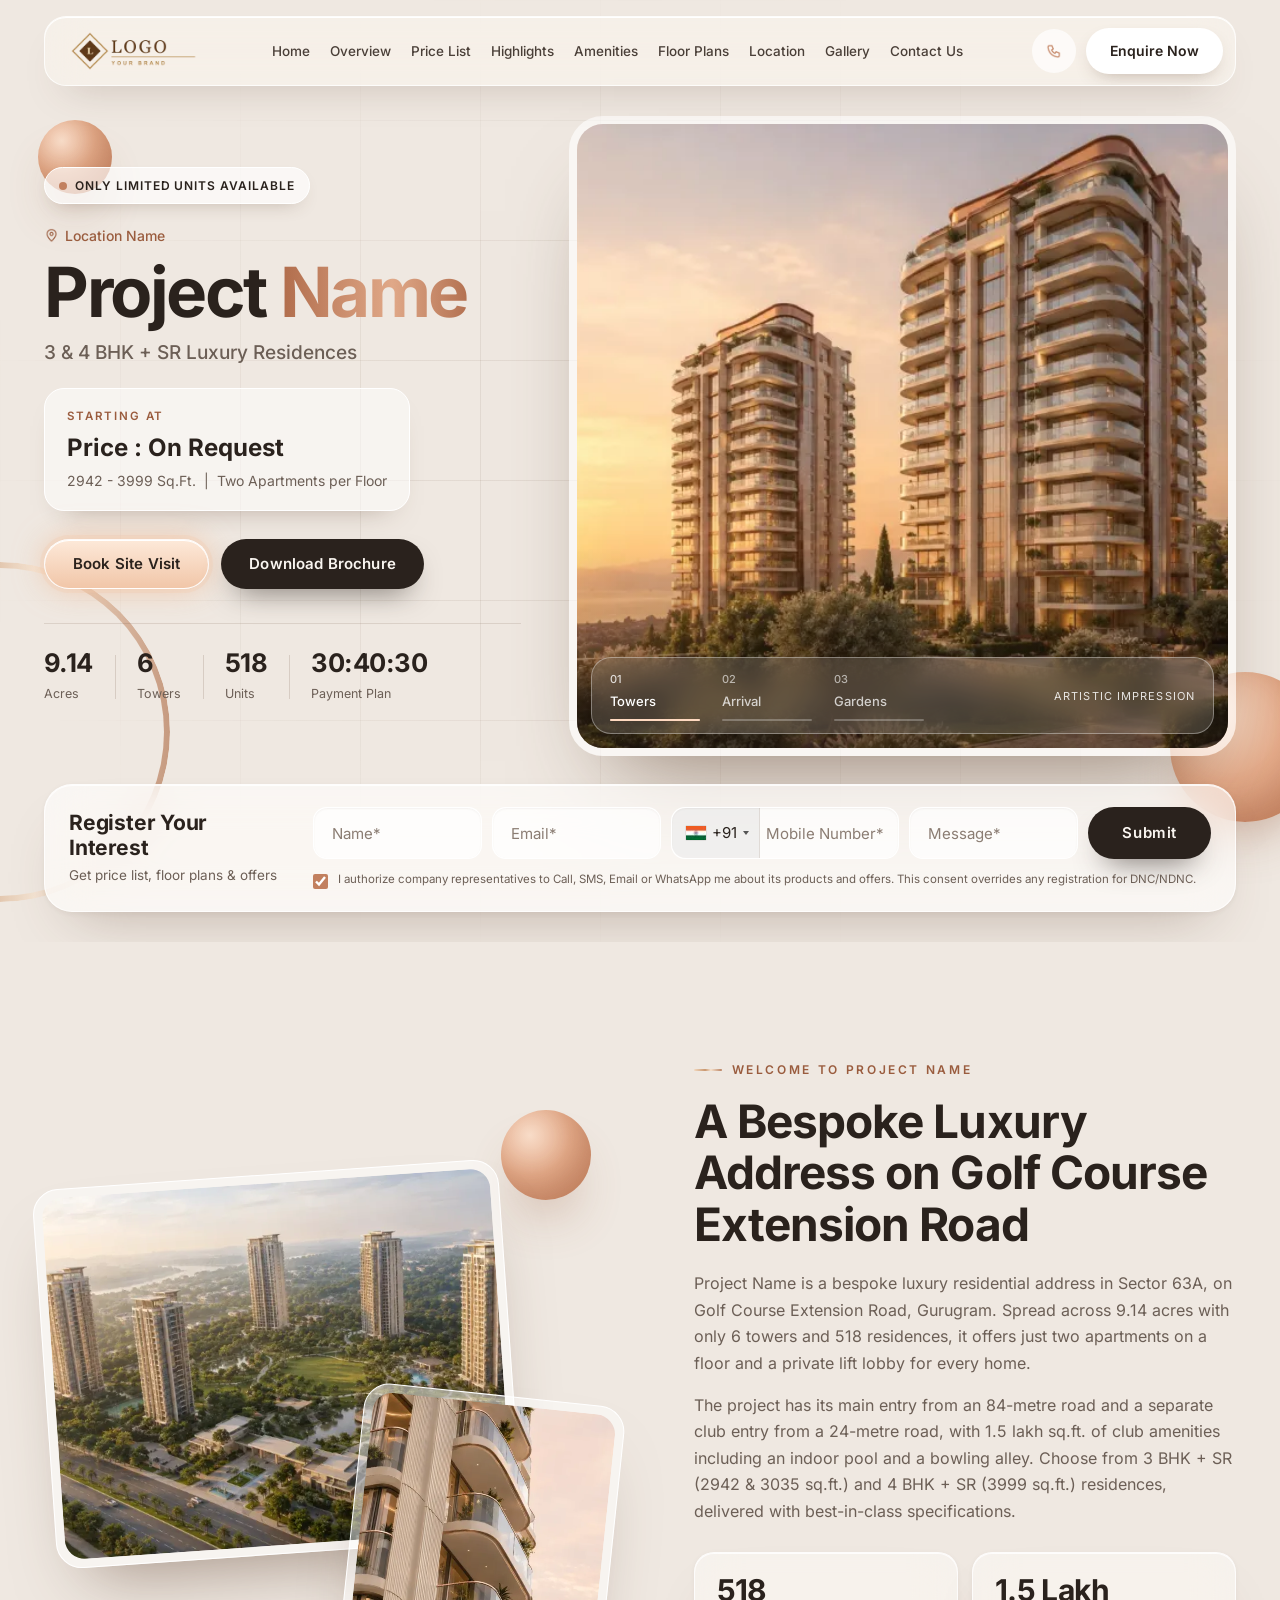
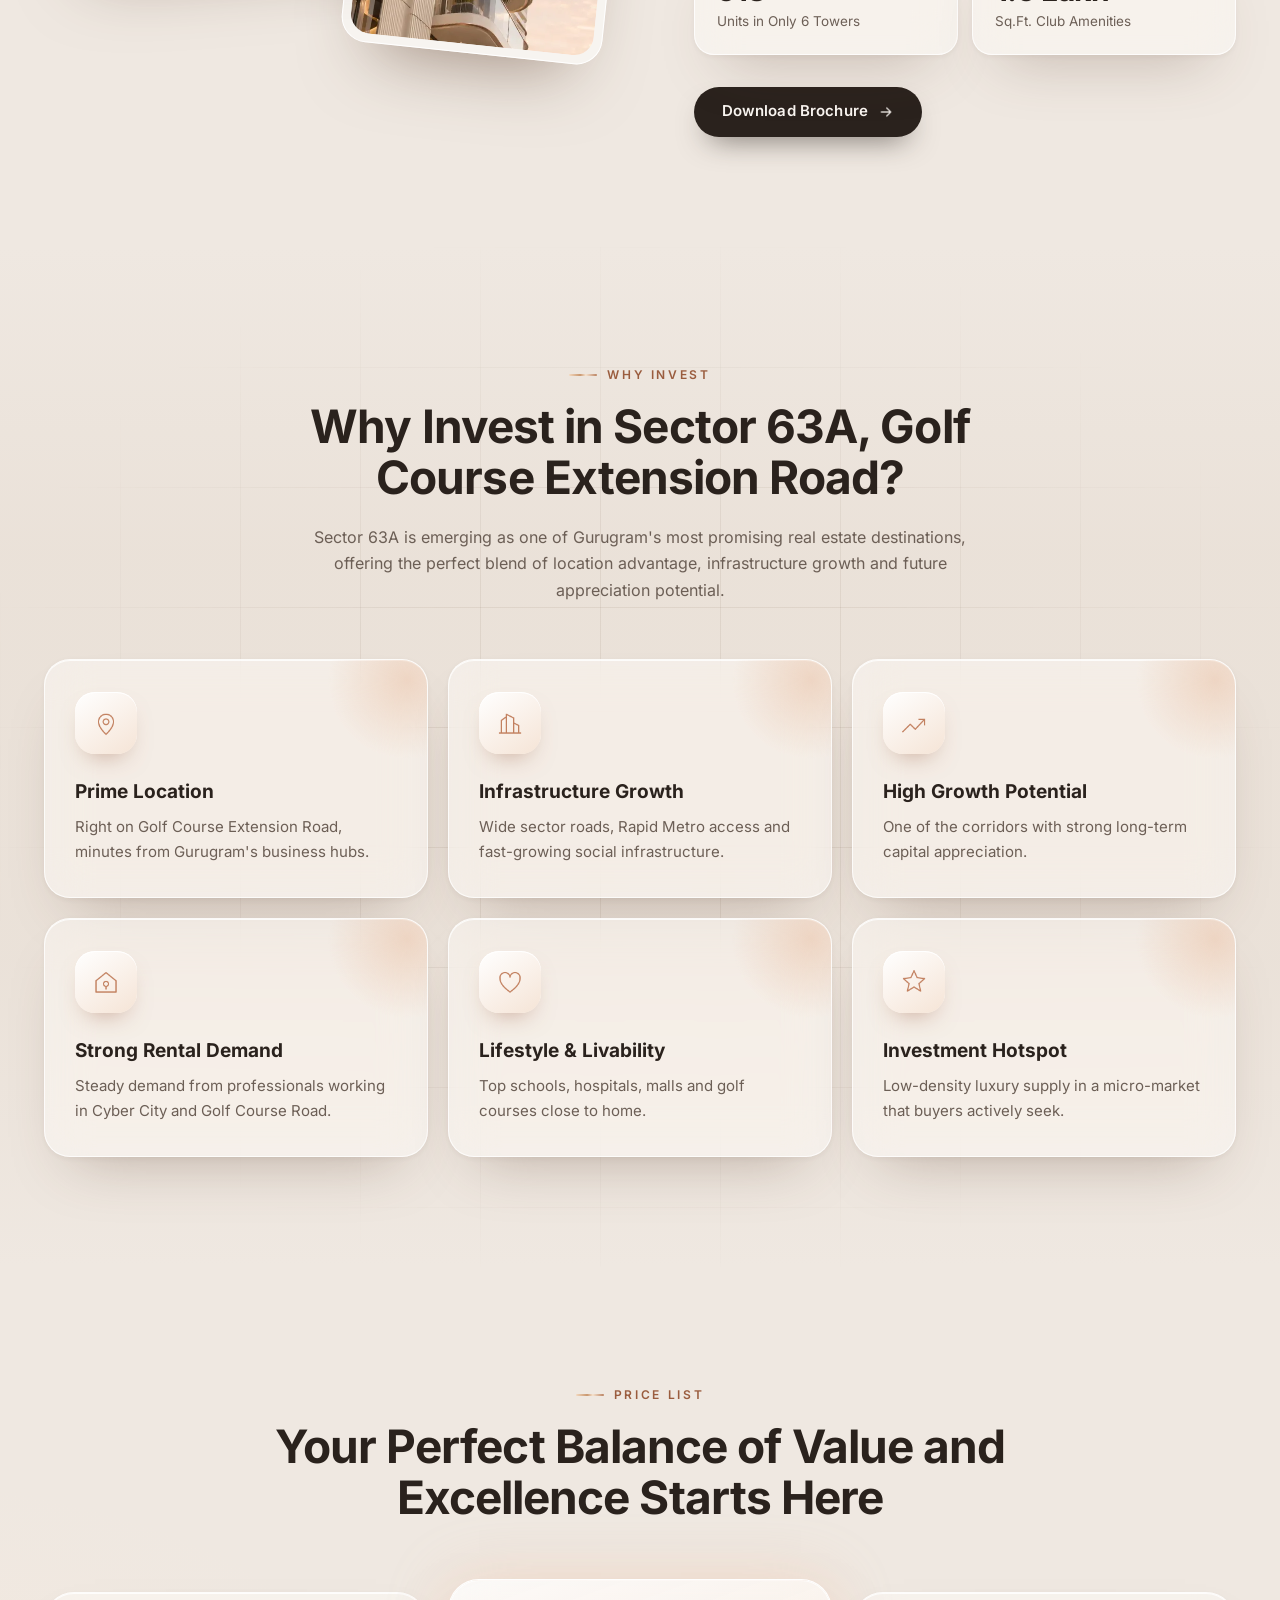
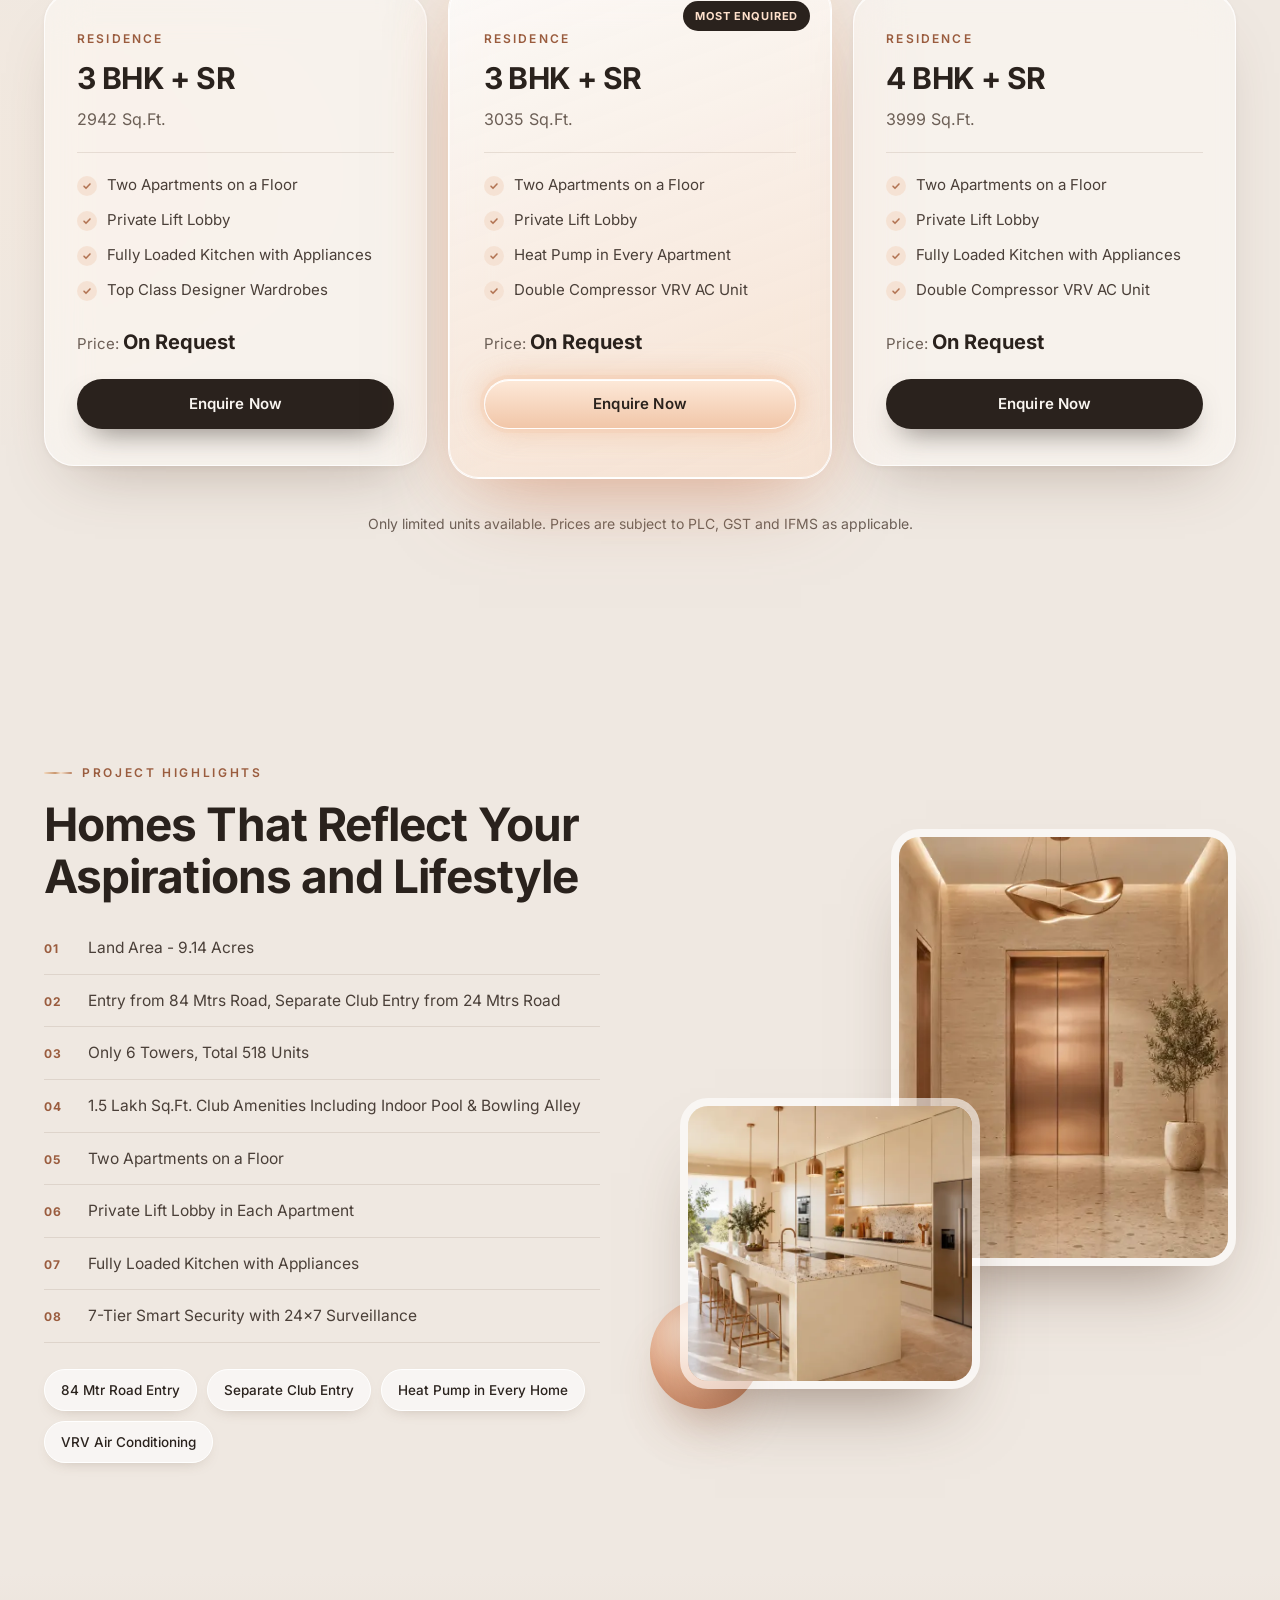
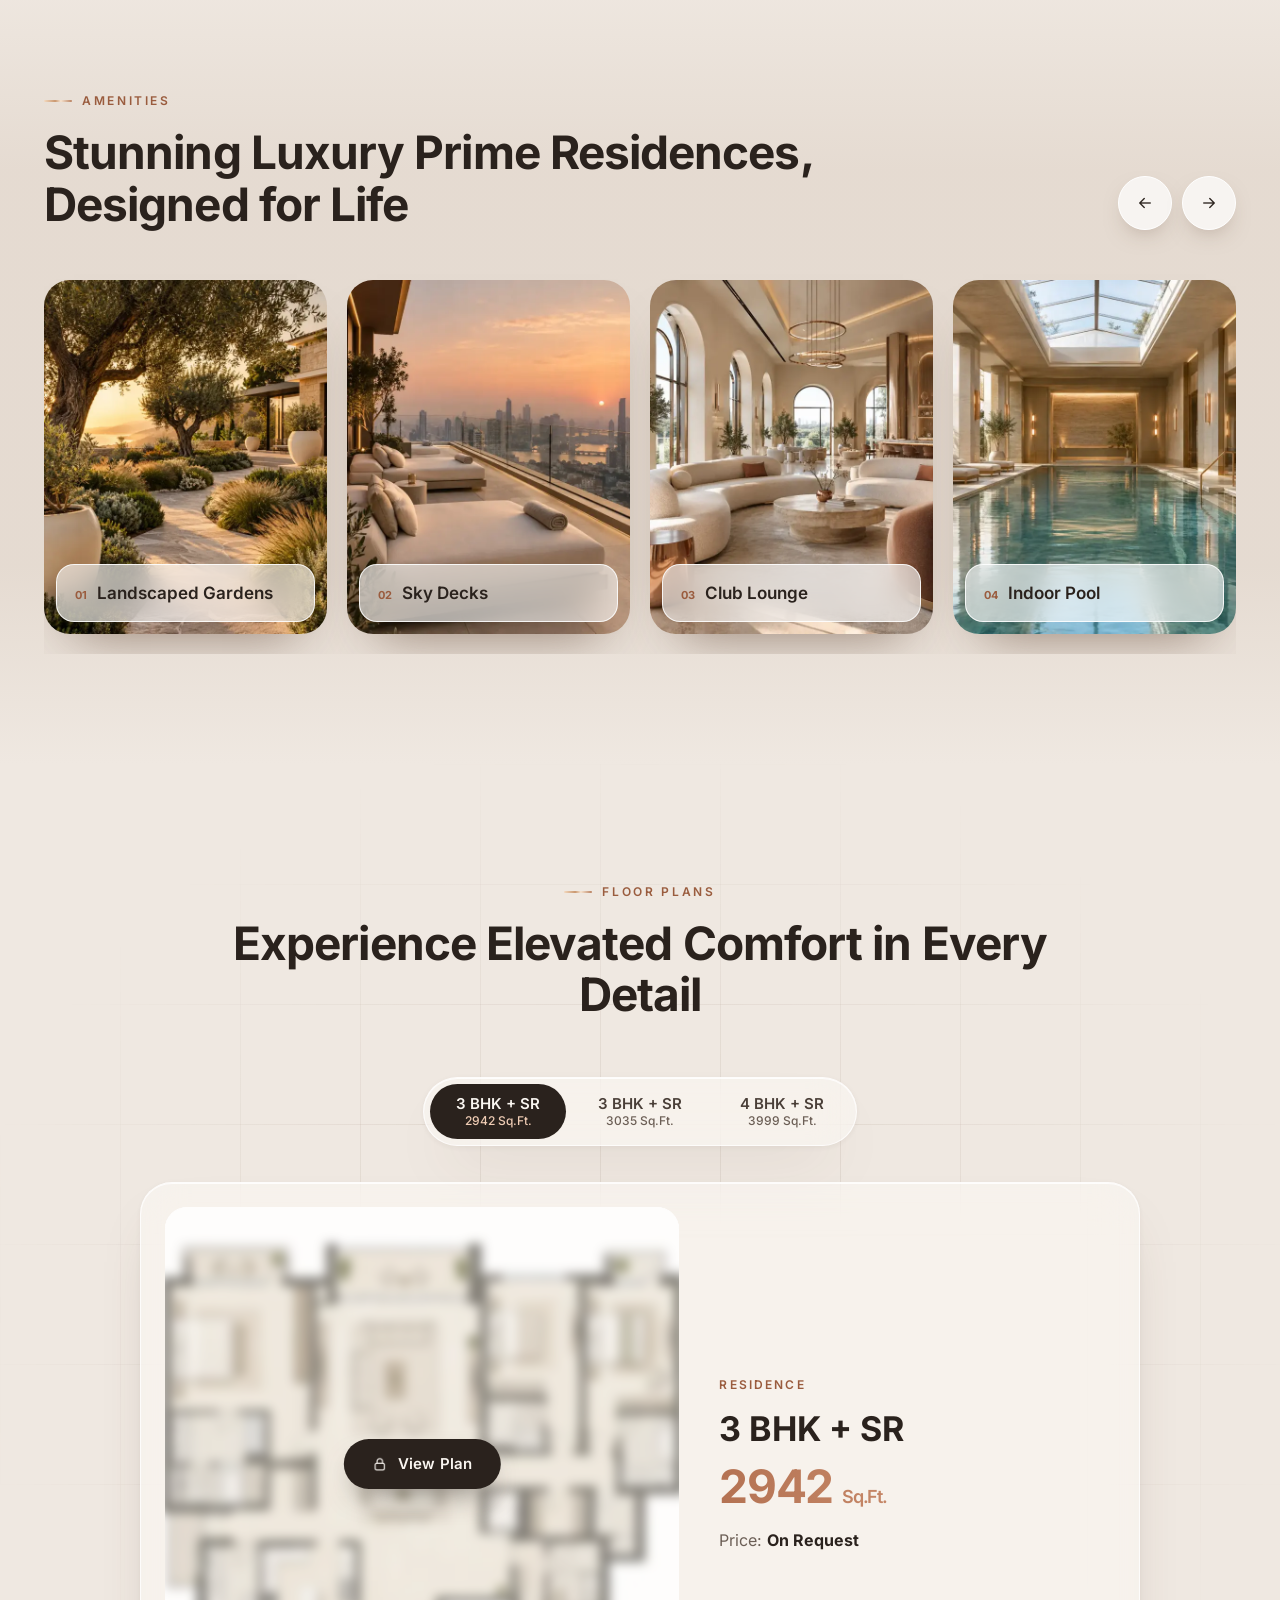
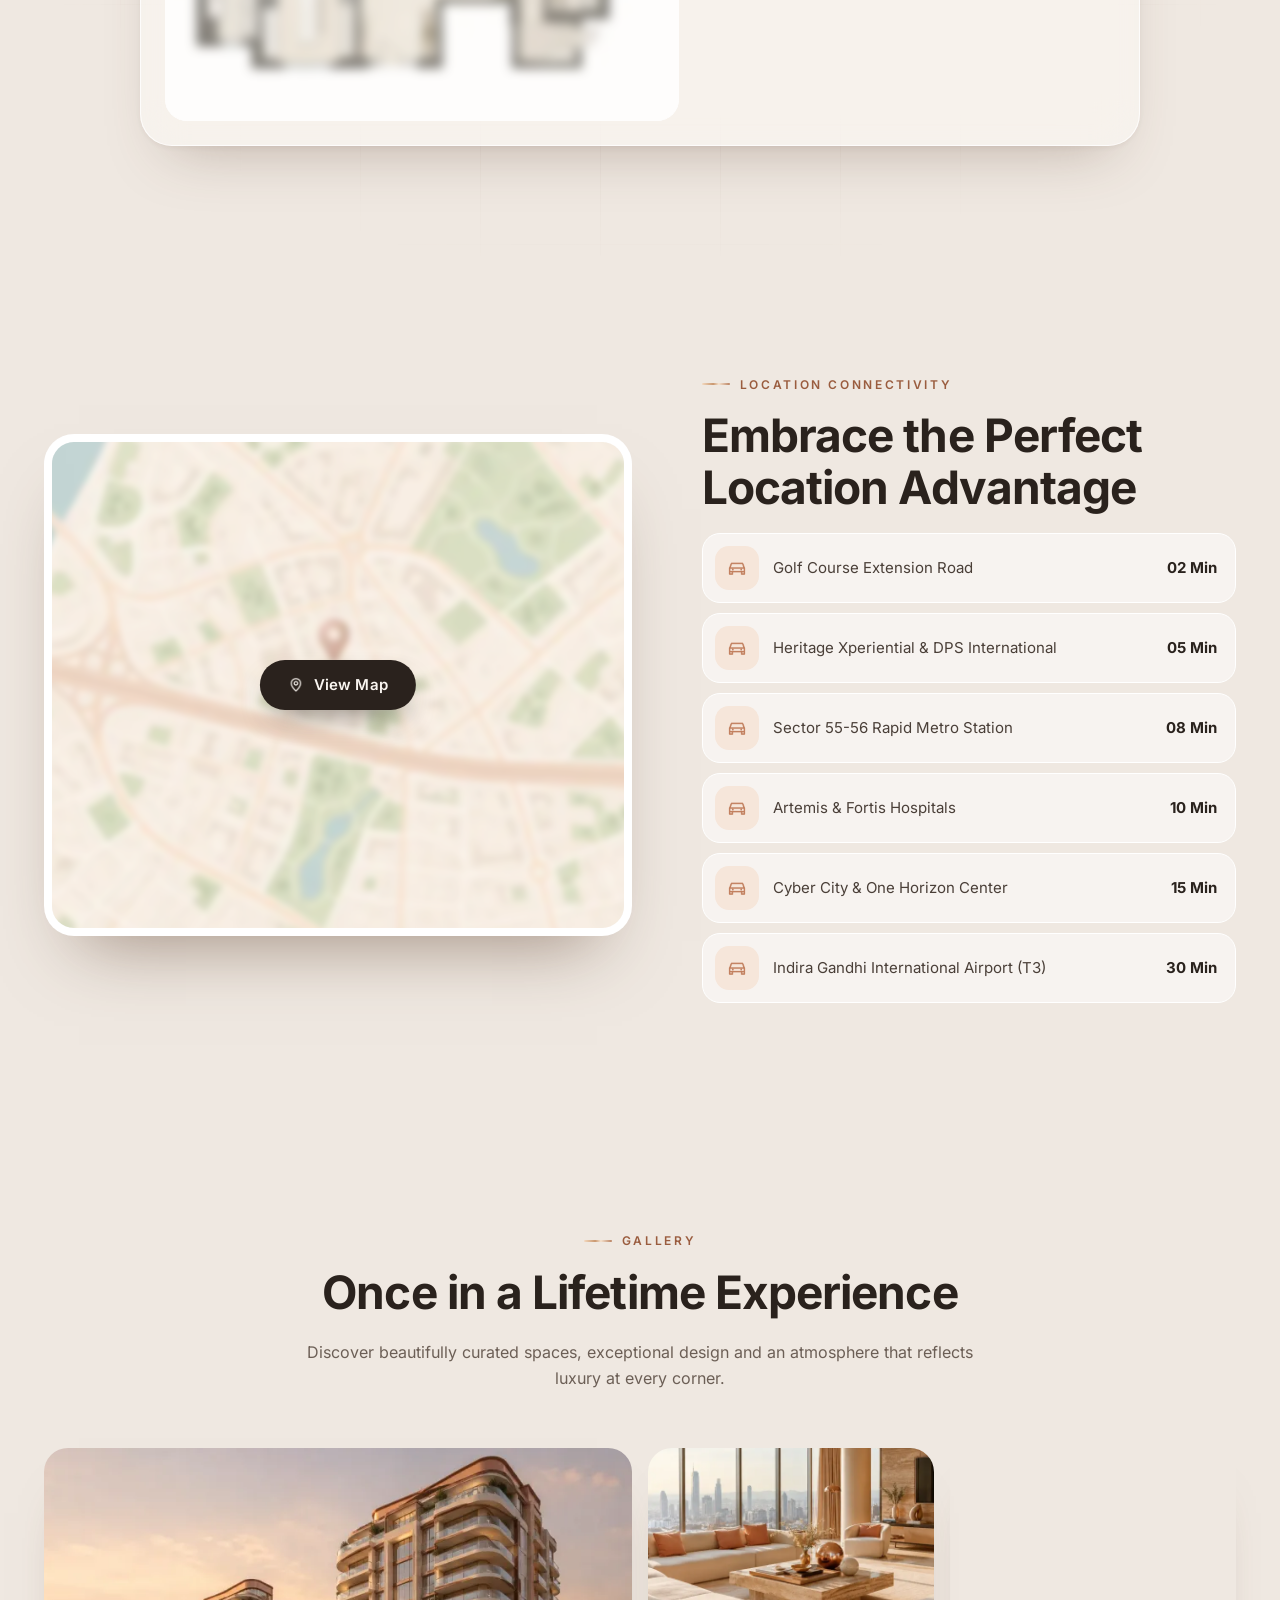
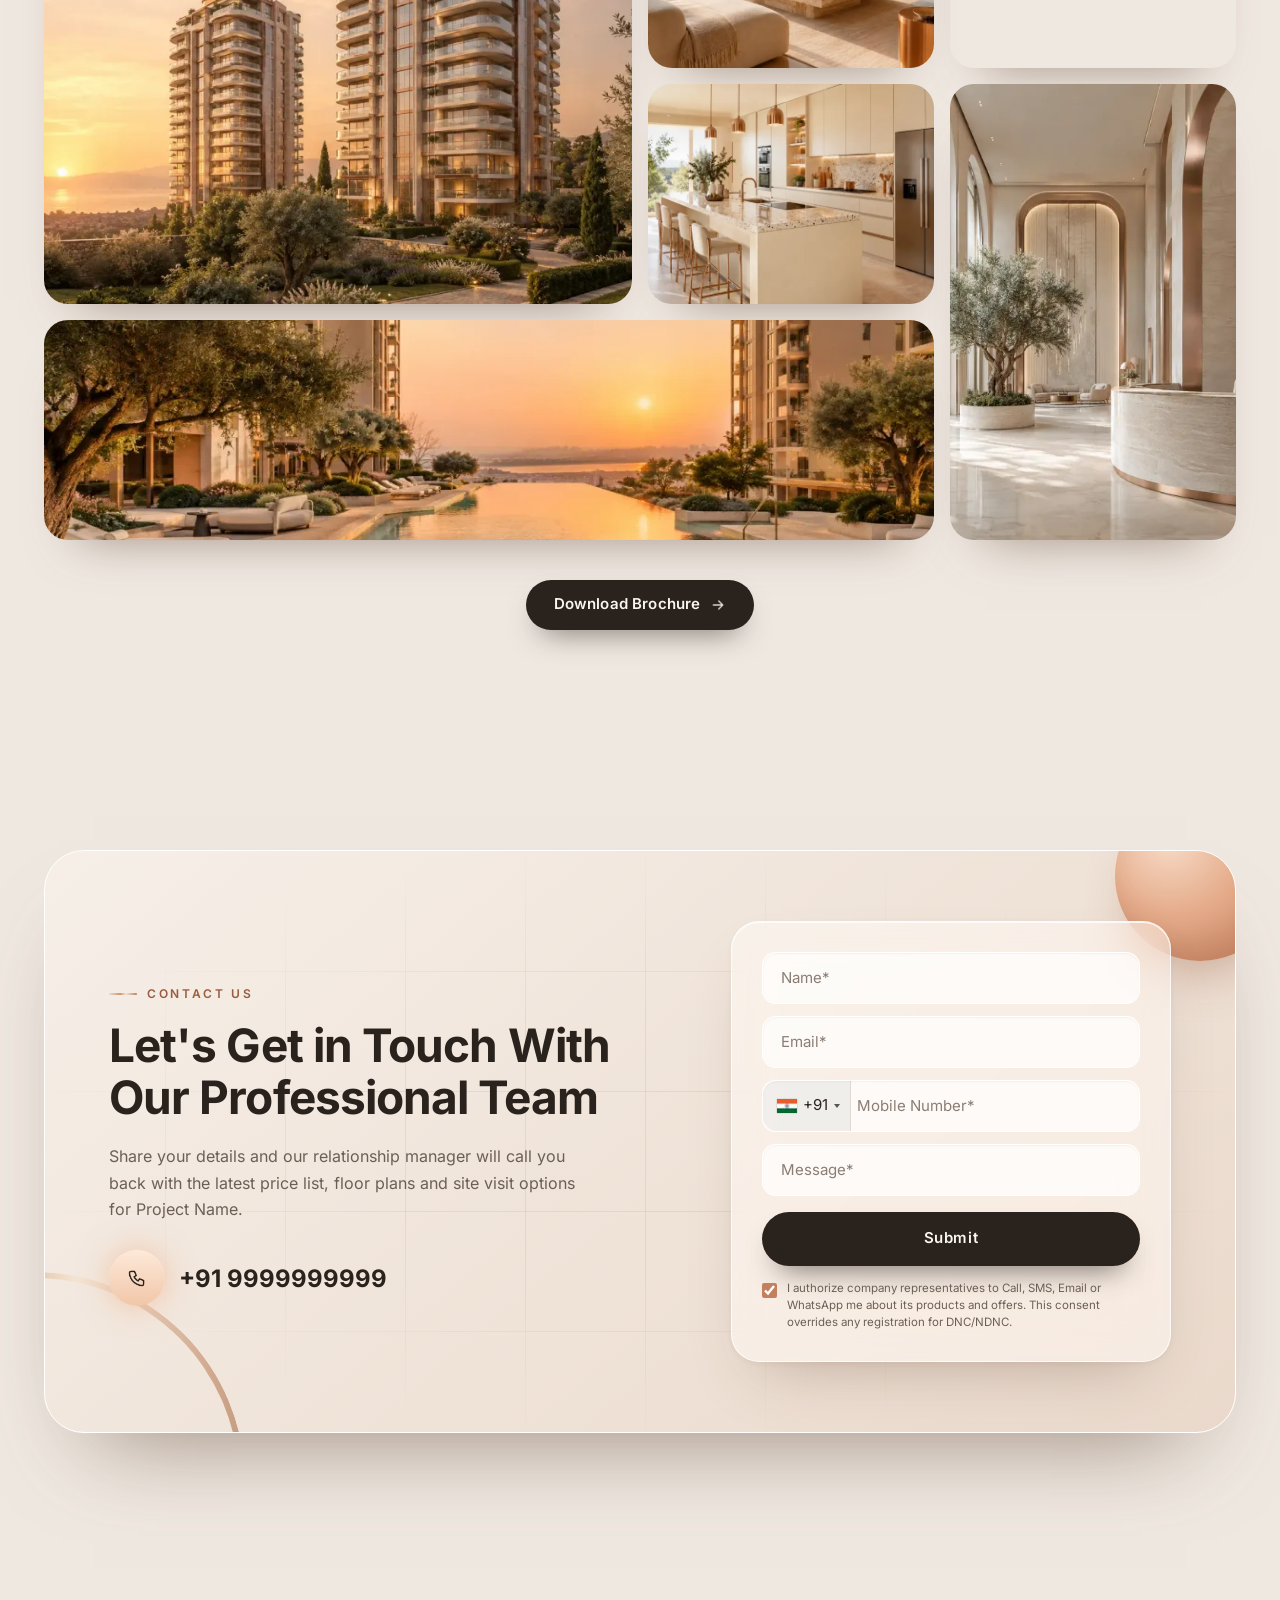
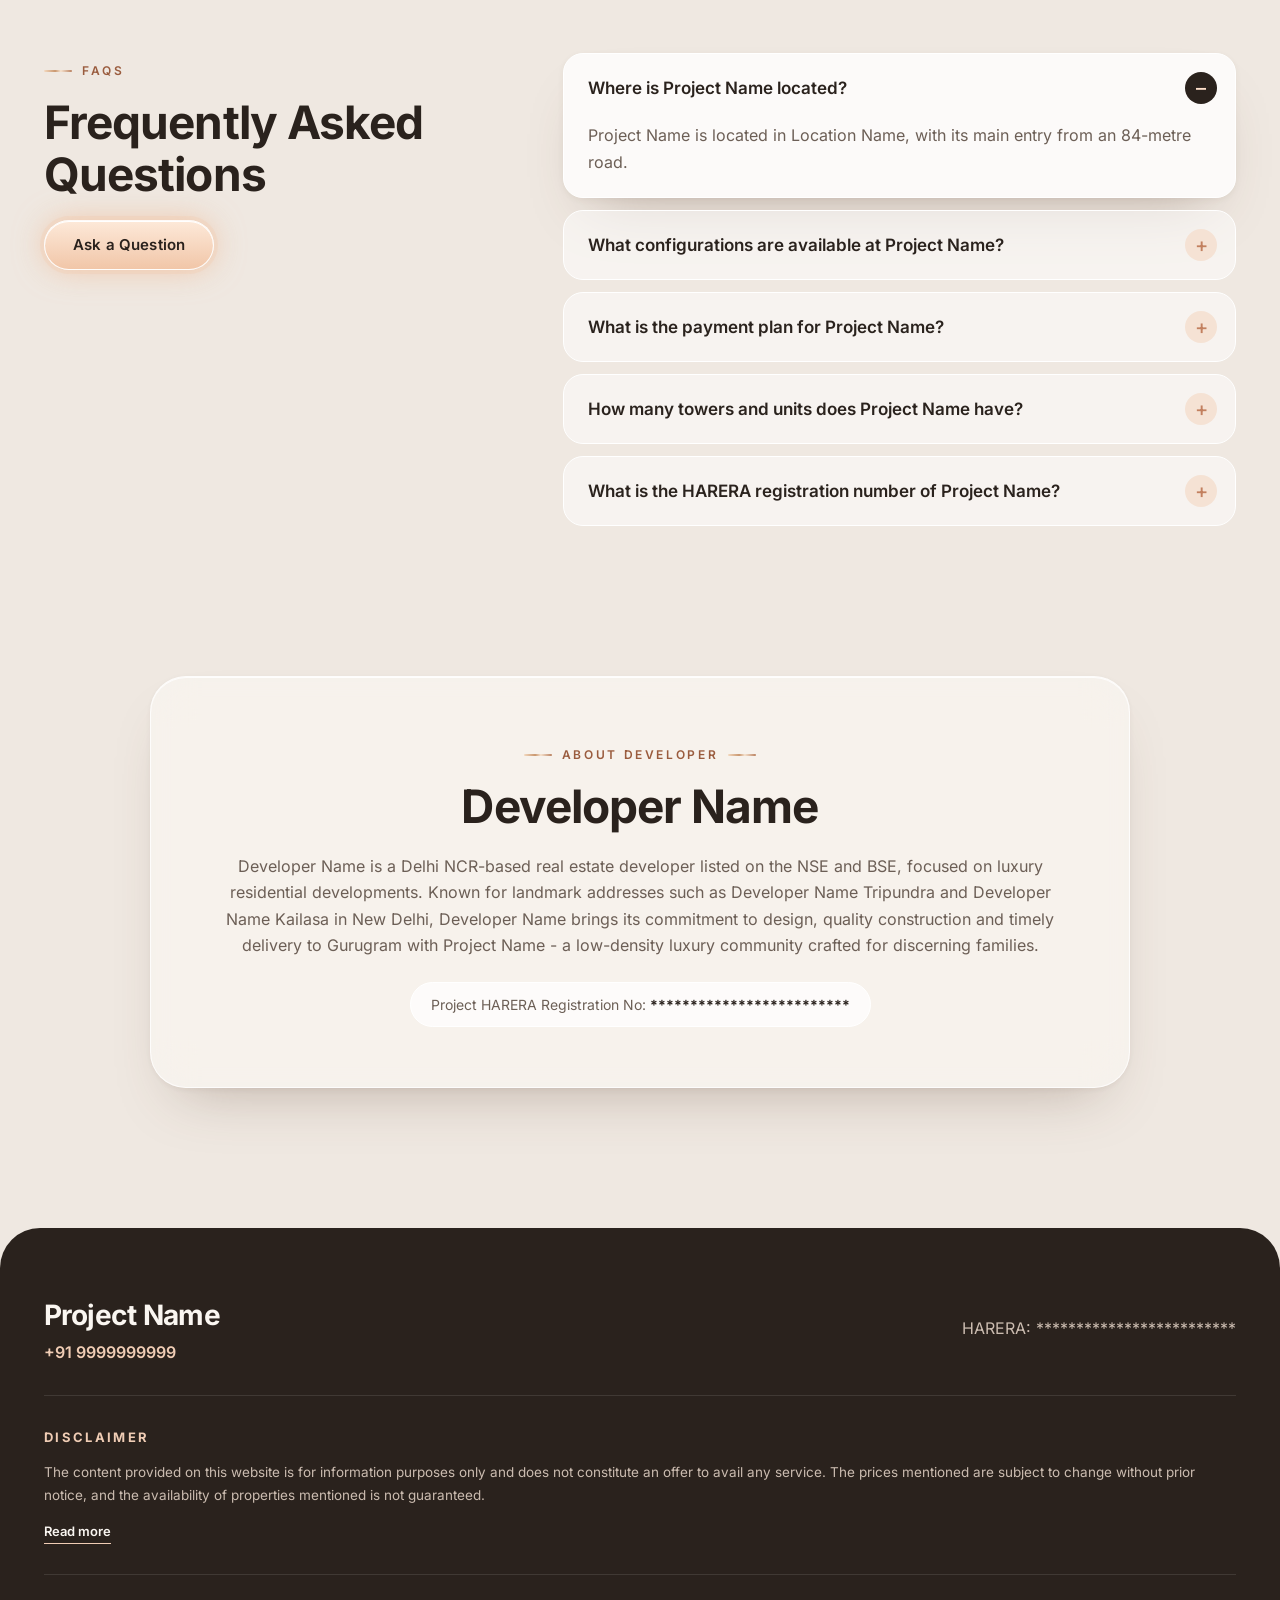
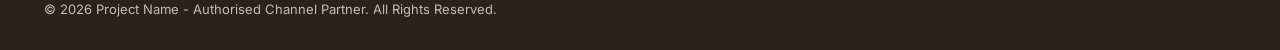
<file: index.html>
<!DOCTYPE html>
<html lang="en-IN">
<head>
    <meta charset="UTF-8" />
    <meta name="viewport" content="width=device-width, initial-scale=1" />
    <title>Project Name Location Name | 3 &amp; 4 BHK + SR Luxury Residences</title>
    <meta name="description" content="Project Name, Location Name - 9.14 acres, only 6 towers and 518 units with two apartments per floor. 3 BHK + SR (2942 &amp; 3035 Sq.Ft.) and 4 BHK + SR (3999 Sq.Ft.) with 30:40:30 payment plan." />
    <meta name="keywords" content="Project Name, Project Name Gurugram, Project Name Sector 63A, Ishva by TARC, 3 BHK + SR Gurugram, 4 BHK + SR Gurugram, Golf Course Extension Road, Luxury Apartments Gurugram" />
    <meta name="theme-color" content="#EFE8E1" />

    <link rel="icon" type="image/webp" sizes="96x96" href="images/favicon.webp" />
    <link rel="apple-touch-icon" href="images/apple-touch-icon.webp" />
    <link rel="preconnect" href="https://api2.gtftech.com" crossorigin />
    <link rel="dns-prefetch" href="https://api2.gtftech.com" />

    <link rel="preload" href="fonts/inter.woff2" as="font" type="font/woff2" crossorigin />
    <link rel="preload" as="image" href="images/hero-1-md.webp" imagesrcset="images/hero-1-md.webp 960w, images/hero-1-lg.webp 1536w" imagesizes="(min-width: 1025px) 58vw, 100vw" media="(min-width: 768px)" fetchpriority="high" />
    <link rel="preload" as="image" href="images/hero-1-sm.webp" media="(max-width: 767.98px)" fetchpriority="high" />

    <link rel="stylesheet" href="css/style.css" />
    <link rel="stylesheet" href="css/intlTelInput.min.css" />
</head>

<body>
    <a class="skip-link" href="#main">Skip to content</a>

    <!-- ===== Header : floating glass bar ===== -->
    <header class="site-header" id="siteHeader">
        <div class="glass-bar">
            <a href="#home" class="brand" aria-label="Project Name home">
                <img src="images/logo-dummy.webp" alt="Project Name Gurugram logo" width="160" height="50" />
            </a>
            <nav class="top-nav" aria-label="Sections">
                <a href="#home">Home</a>
                <a href="#overview">Overview</a>
                <a href="#price">Price List</a>
                <a href="#highlights">Highlights</a>
                <a href="#amenities">Amenities</a>
                <a href="#floor-plans">Floor Plans</a>
                <a href="#location">Location</a>
                <a href="#gallery">Gallery</a>
                <a href="#contact">Contact Us</a>
            </nav>
            <div class="bar-right">
                <a href="tel:+919999999999" class="bar-call" aria-label="Call +91 9999999999">
                    <img src="images/icons/call-peach.webp" alt="" width="16" height="16" />
                    <span>+91 9999999999</span>
                </a>
                <button type="button" class="pill-btn js-open-enquiry" data-title="Schedule a Site Visit">Enquire Now</button>
                <button type="button" class="menu-toggle" id="menuToggle" aria-label="Open menu" aria-expanded="false" aria-controls="mobileMenu">
                    <span aria-hidden="true"><i></i><i></i><i></i></span>
                </button>
            </div>
            <span class="bar-progress" id="capProgress" aria-hidden="true"></span>
        </div>
    </header>

    <!-- Menu drawer -->
    <div class="mobile-menu" id="mobileMenu" aria-hidden="true">
        <div class="menu-scrim" data-menu-close></div>
        <div class="menu-panel">
            <div class="menu-head">
                <img src="images/logo-dummy.webp" alt="" width="128" height="40" />
                <button type="button" class="mobile-menu-close" id="menuClose" aria-label="Close menu">&times;</button>
            </div>
            <nav aria-label="Primary">
                <ol class="menu-links">
                    <li><a href="#home"><small>01</small>Home</a></li>
                    <li><a href="#overview"><small>02</small>Overview</a></li>
                    <li><a href="#price"><small>03</small>Price List</a></li>
                    <li><a href="#highlights"><small>04</small>Highlights</a></li>
                    <li><a href="#amenities"><small>05</small>Amenities</a></li>
                    <li><a href="#floor-plans"><small>06</small>Floor Plans</a></li>
                    <li><a href="#location"><small>07</small>Location</a></li>
                    <li><a href="#gallery"><small>08</small>Gallery</a></li>
                    <li><a href="#contact"><small>09</small>Contact Us</a></li>
                </ol>
            </nav>
            <div class="menu-foot">
                <a href="tel:+919999999999">+91 9999999999</a>
                <span>HARERA: *************************</span>
            </div>
        </div>
    </div>

    <main id="main">
        <!-- ===== Hero ===== -->
        <section class="hero" id="home" aria-labelledby="heroTitle">
            <div class="grid-lines" aria-hidden="true"></div>
            <span class="orb orb-a" aria-hidden="true"></span>
            <span class="orb orb-b" aria-hidden="true"></span>
            <span class="arc arc-a" aria-hidden="true"></span>

            <div class="container hero-wrap">
                <div class="hero-content">
                    <p class="hero-badge"><span></span>Only Limited Units Available</p>
                    <p class="hero-loc"><img src="images/icons/pin-copper.webp" alt="" width="15" height="15" /> Location Name</p>
                    <h1 id="heroTitle">Project <em>Name</em><span>3 &amp; 4 BHK + SR Luxury Residences</span></h1>
                    <div class="hero-price">
                        <span>Starting at</span>
                        <strong>Price : On Request</strong>
                        <small>2942 - 3999 Sq.Ft. &nbsp;|&nbsp; Two Apartments per Floor</small>
                    </div>
                    <div class="hero-ctas">
                        <button type="button" class="btn btn-glow js-open-enquiry" data-title="Book Your Exclusive Site Visit">Book Site Visit</button>
                        <button type="button" class="btn btn-dark js-open-enquiry" data-title="Download Brochure">Download Brochure</button>
                    </div>
                    <ul class="hero-facts">
                        <li><strong>9.14</strong><span>Acres</span></li>
                        <li><strong>6</strong><span>Towers</span></li>
                        <li><strong>518</strong><span>Units</span></li>
                        <li><strong>30:40:30</strong><span>Payment Plan</span></li>
                    </ul>
                </div>

                <div class="hero-stage">
                    <div class="hero-slides" id="heroSlides">
                        <picture class="hero-slide is-active">
                            <source media="(max-width: 767.98px)" srcset="images/hero-1-sm.webp" width="640" height="800" />
                            <img src="images/hero-1-md.webp" srcset="images/hero-1-md.webp 960w, images/hero-1-lg.webp 1536w" sizes="(min-width: 1025px) 58vw, 100vw" alt="Project Name towers at Location Name" width="1536" height="864" fetchpriority="high" decoding="async" />
                        </picture>
                        <picture class="hero-slide">
                            <source media="(max-width: 767.98px)" data-srcset="images/hero-2-sm.webp" width="640" height="800" />
                            <img data-src="images/hero-2-md.webp" data-srcset="images/hero-2-md.webp 960w, images/hero-2-lg.webp 1536w" sizes="(min-width: 1025px) 58vw, 100vw" alt="Grand arrival porch at Project Name" width="1536" height="864" decoding="async" />
                        </picture>
                        <picture class="hero-slide">
                            <source media="(max-width: 767.98px)" data-srcset="images/hero-3-sm.webp" width="640" height="800" />
                            <img data-src="images/hero-3-md.webp" data-srcset="images/hero-3-md.webp 960w, images/hero-3-lg.webp 1536w" sizes="(min-width: 1025px) 58vw, 100vw" alt="Landscaped gardens and pool at Project Name" width="1536" height="864" decoding="async" />
                        </picture>
                    </div>
                    <div class="hero-shade" aria-hidden="true"></div>

                    <div class="hero-bottom">
                        <ol class="hero-dots" aria-label="Banner slides">
                            <li><button type="button" class="is-active" data-slide="0"><small>01</small>Towers<i></i></button></li>
                            <li><button type="button" data-slide="1"><small>02</small>Arrival<i></i></button></li>
                            <li><button type="button" data-slide="2"><small>03</small>Gardens<i></i></button></li>
                        </ol>
                        <span class="hero-art">Artistic Impression</span>
                    </div>
                </div>
            </div>

            <div class="container">
                <aside class="hero-form form-card glass">
                    <div class="form-head">
                        <p class="form-title">Register Your Interest</p>
                        <p class="form-sub">Get price list, floor plans &amp; offers</p>
                    </div>
                    <div class="p-3" id="enquireBody1">
                        <input autocomplete="false" hidden="" type="text" />
                        <div class="form-group mx-0">
                            <input autocomplete="false" class="form-control" id="qSenderName1" name="name" placeholder="Name*" title="Enter Name" type="text" />
                            <div class="outline"></div>
                        </div>
                        <div class="form-group mx-0">
                            <input class="form-control" id="qEmailID1" name="email" placeholder="Email*" title="Enter Email" type="email" />
                            <div class="outline"></div>
                        </div>
                        <div class="form-group mx-0">
                            <input class="form-control phone-input" id="qMobileNo1" data-countrycode-id="qCountryCode3" name="number" placeholder="Mobile Number*" title="Enter Number" type="tel" />
                            <input type="hidden" id="qCountryCode3" name="country_code" value="+91" />
                            <div class="outline"></div>
                        </div>
                        <div class="form-group mx-0">
                            <input class="form-control" id="qMessage1" name="message" placeholder="Message*" title="Enter Message" type="text" />
                            <div class="outline"></div>
                        </div>
                        <button class="btn dark_btn submit_btn" id="SubmitQuery1" title="Send Message" type="submit">
                            Submit
                        </button>
                        <div class="checkbox-section">
                            <input checked="" name="" type="checkbox" value="" aria-label="I authorize company representatives to contact me" />
                            <p>I authorize company representatives to Call, SMS, Email or WhatsApp me about its products and offers. This consent overrides any registration for DNC/NDNC.</p>
                        </div>
                    </div>
                </aside>
            </div>
        </section>

        <!-- ===== Overview ===== -->
        <section class="section overview" id="overview" aria-labelledby="overviewTitle">
            <div class="container overview-grid">
                <div class="overview-media">
                    <div class="tilt-card tilt-main"><img src="images/overview-md.webp" srcset="images/overview-md.webp 800w, images/overview.webp 1400w" sizes="(min-width: 1025px) 480px, 90vw" alt="Project Name towers and landscaped grounds" width="1400" height="788" loading="lazy" decoding="async" /></div>
                    <div class="tilt-card tilt-side"><img src="images/highlight-1-sm.webp" srcset="images/highlight-1-sm.webp 480w, images/highlight-1.webp 800w" sizes="(min-width: 1025px) 270px, 50vw" alt="Project Name tower facade with glass balconies" width="800" height="800" loading="lazy" decoding="async" /></div>
                    <span class="orb orb-c" aria-hidden="true"></span>
                </div>
                <div class="overview-text">
                    <p class="eyebrow">Welcome to Project Name</p>
                    <h2 class="section-title" id="overviewTitle">A Bespoke Luxury Address on Golf Course Extension Road</h2>
                    <p>Project Name is a bespoke luxury residential address in Sector 63A, on Golf Course Extension Road, Gurugram. Spread across 9.14 acres with only 6 towers and 518 residences, it offers just two apartments on a floor and a private lift lobby for every home.</p>
                    <p>The project has its main entry from an 84-metre road and a separate club entry from a 24-metre road, with 1.5 lakh sq.ft. of club amenities including an indoor pool and a bowling alley. Choose from 3 BHK + SR (2942 &amp; 3035 sq.ft.) and 4 BHK + SR (3999 sq.ft.) residences, delivered with best-in-class specifications.</p>
                    <div class="stats">
                        <div class="stat glass"><strong>518</strong><span>Units in Only 6 Towers</span></div>
                        <div class="stat glass"><strong>1.5 Lakh</strong><span>Sq.Ft. Club Amenities</span></div>
                    </div>
                    <button type="button" class="btn btn-dark js-open-enquiry" data-title="Download Brochure">Download Brochure <img src="images/icons/arrow-cream.webp" alt="" width="16" height="16" /></button>
                </div>
            </div>
        </section>

        <!-- ===== Why Invest ===== -->
        <section class="section why" aria-labelledby="whyTitle">
            <div class="grid-lines" aria-hidden="true"></div>
            <div class="container">
                <div class="head-center">
                    <p class="eyebrow">Why Invest</p>
                    <h2 class="section-title" id="whyTitle">Why Invest in Sector 63A, Golf Course Extension Road?</h2>
                    <p class="section-sub">Sector 63A is emerging as one of Gurugram's most promising real estate destinations, offering the perfect blend of location advantage, infrastructure growth and future appreciation potential.</p>
                </div>
                <ul class="why-grid">
                    <li class="why-card glass"><span class="why-ic"><img src="images/icons/why-location.webp" alt="" width="30" height="30" /></span><h3>Prime Location</h3><p>Right on Golf Course Extension Road, minutes from Gurugram's business hubs.</p></li>
                    <li class="why-card glass"><span class="why-ic"><img src="images/icons/why-infrastructure.webp" alt="" width="30" height="30" /></span><h3>Infrastructure Growth</h3><p>Wide sector roads, Rapid Metro access and fast-growing social infrastructure.</p></li>
                    <li class="why-card glass"><span class="why-ic"><img src="images/icons/why-growth.webp" alt="" width="30" height="30" /></span><h3>High Growth Potential</h3><p>One of the corridors with strong long-term capital appreciation.</p></li>
                    <li class="why-card glass"><span class="why-ic"><img src="images/icons/why-rental.webp" alt="" width="30" height="30" /></span><h3>Strong Rental Demand</h3><p>Steady demand from professionals working in Cyber City and Golf Course Road.</p></li>
                    <li class="why-card glass"><span class="why-ic"><img src="images/icons/why-lifestyle.webp" alt="" width="30" height="30" /></span><h3>Lifestyle &amp; Livability</h3><p>Top schools, hospitals, malls and golf courses close to home.</p></li>
                    <li class="why-card glass"><span class="why-ic"><img src="images/icons/why-hotspot.webp" alt="" width="30" height="30" /></span><h3>Investment Hotspot</h3><p>Low-density luxury supply in a micro-market that buyers actively seek.</p></li>
                </ul>
            </div>
        </section>

        <!-- ===== Price List ===== -->
        <section class="section price" id="price" aria-labelledby="priceTitle">
            <div class="container">
                <div class="head-center">
                    <p class="eyebrow">Price List</p>
                    <h2 class="section-title" id="priceTitle">Your Perfect Balance of Value and Excellence Starts Here</h2>
                </div>
                <div class="price-grid">
                    <article class="price-card glass">
                        <p class="price-type">Residence</p>
                        <h3>3 BHK + SR</h3>
                        <p class="price-size">2942 Sq.Ft.</p>
                        <ul class="ticks">
                            <li>Two Apartments on a Floor</li>
                            <li>Private Lift Lobby</li>
                            <li>Fully Loaded Kitchen with Appliances</li>
                            <li>Top Class Designer Wardrobes</li>
                        </ul>
                        <p class="price-value">Price: <strong>On Request</strong></p>
                        <button type="button" class="btn btn-dark btn-block js-open-enquiry" data-title="3 BHK + SR (2942 Sq.Ft.) Price">Enquire Now</button>
                    </article>
                    <article class="price-card glass featured">
                        <span class="price-flag">Most Enquired</span>
                        <p class="price-type">Residence</p>
                        <h3>3 BHK + SR</h3>
                        <p class="price-size">3035 Sq.Ft.</p>
                        <ul class="ticks">
                            <li>Two Apartments on a Floor</li>
                            <li>Private Lift Lobby</li>
                            <li>Heat Pump in Every Apartment</li>
                            <li>Double Compressor VRV AC Unit</li>
                        </ul>
                        <p class="price-value">Price: <strong>On Request</strong></p>
                        <button type="button" class="btn btn-glow btn-block js-open-enquiry" data-title="3 BHK + SR (3035 Sq.Ft.) Price">Enquire Now</button>
                    </article>
                    <article class="price-card glass">
                        <p class="price-type">Residence</p>
                        <h3>4 BHK + SR</h3>
                        <p class="price-size">3999 Sq.Ft.</p>
                        <ul class="ticks">
                            <li>Two Apartments on a Floor</li>
                            <li>Private Lift Lobby</li>
                            <li>Fully Loaded Kitchen with Appliances</li>
                            <li>Double Compressor VRV AC Unit</li>
                        </ul>
                        <p class="price-value">Price: <strong>On Request</strong></p>
                        <button type="button" class="btn btn-dark btn-block js-open-enquiry" data-title="4 BHK + SR (3999 Sq.Ft.) Price">Enquire Now</button>
                    </article>
                </div>
                <p class="note">Only limited units available. Prices are subject to PLC, GST and IFMS as applicable.</p>
            </div>
        </section>

        <!-- ===== Highlights ===== -->
        <section class="section highlights" id="highlights" aria-labelledby="hlTitle">
            <div class="container highlights-grid">
                <div class="highlights-text">
                    <p class="eyebrow">Project Highlights</p>
                    <h2 class="section-title" id="hlTitle">Homes That Reflect Your Aspirations and Lifestyle</h2>
                    <ol class="hl-list">
                        <li>Land Area - 9.14 Acres</li>
                        <li>Entry from 84 Mtrs Road, Separate Club Entry from 24 Mtrs Road</li>
                        <li>Only 6 Towers, Total 518 Units</li>
                        <li>1.5 Lakh Sq.Ft. Club Amenities Including Indoor Pool &amp; Bowling Alley</li>
                        <li>Two Apartments on a Floor</li>
                        <li>Private Lift Lobby in Each Apartment</li>
                        <li>Fully Loaded Kitchen with Appliances</li>
                        <li>7-Tier Smart Security with 24x7 Surveillance</li>
                    </ol>
                    <ul class="chips">
                        <li>84 Mtr Road Entry</li>
                        <li>Separate Club Entry</li>
                        <li>Heat Pump in Every Home</li>
                        <li>VRV Air Conditioning</li>
                    </ul>
                </div>
                <div class="highlights-media">
                    <img src="images/highlight-2-sm.webp" srcset="images/highlight-2-sm.webp 480w, images/highlight-2.webp 800w" sizes="(min-width: 1025px) 340px, 60vw" alt="Project Name private lift lobby" width="800" height="800" loading="lazy" decoding="async" class="hl-img-1" />
                    <img src="images/gallery-3-sm.webp" srcset="images/gallery-3-sm.webp 600w, images/gallery-3.webp 1000w" sizes="(min-width: 1025px) 300px, 55vw" alt="Project Name fully loaded kitchen" width="1000" height="1000" loading="lazy" decoding="async" class="hl-img-2" />
                    <span class="orb orb-d" aria-hidden="true"></span>
                </div>
            </div>
        </section>

        <!-- ===== Amenities ===== -->
        <section class="section amenities" id="amenities" aria-labelledby="amTitle">
            <div class="container">
                <div class="head-split">
                    <div>
                        <p class="eyebrow">Amenities</p>
                        <h2 class="section-title" id="amTitle">Stunning Luxury Prime Residences, Designed for Life</h2>
                    </div>
                    <div class="slider-nav" data-slider-nav="am">
                        <button type="button" class="slider-btn" data-dir="-1" aria-label="Previous amenities"><img src="images/icons/back-ink.webp" alt="" width="18" height="18" /></button>
                        <button type="button" class="slider-btn" data-dir="1" aria-label="Next amenities"><img src="images/icons/arrow-ink.webp" alt="" width="18" height="18" /></button>
                    </div>
                </div>
                <div class="slider" data-slider="am">
                    <ul class="slider-track">
                        <li class="am-card"><img src="images/amenities-1.webp" alt="Landscaped gardens at Project Name" width="600" height="750" loading="lazy" decoding="async" /><h3><small>01</small>Landscaped Gardens</h3></li>
                        <li class="am-card"><img src="images/amenities-2.webp" alt="Sky decks at Project Name" width="600" height="750" loading="lazy" decoding="async" /><h3><small>02</small>Sky Decks</h3></li>
                        <li class="am-card"><img src="images/amenities-3.webp" alt="Club lounge at Project Name" width="600" height="750" loading="lazy" decoding="async" /><h3><small>03</small>Club Lounge</h3></li>
                        <li class="am-card"><img src="images/amenities-4.webp" alt="Indoor pool at Project Name" width="600" height="750" loading="lazy" decoding="async" /><h3><small>04</small>Indoor Pool</h3></li>
                        <li class="am-card"><img src="images/amenities-5.webp" alt="Yoga studio at Project Name" width="600" height="750" loading="lazy" decoding="async" /><h3><small>05</small>Yoga Studio</h3></li>
                        <li class="am-card"><img src="images/amenities-6.webp" alt="Bowling alley at Project Name" width="600" height="750" loading="lazy" decoding="async" /><h3><small>06</small>Bowling Alley</h3></li>
                    </ul>
                </div>
            </div>
        </section>

        <!-- ===== Floor Plans ===== -->
        <section class="section plans" id="floor-plans" aria-labelledby="fpTitle">
            <div class="grid-lines" aria-hidden="true"></div>
            <div class="container">
                <div class="head-center">
                    <p class="eyebrow">Floor Plans</p>
                    <h2 class="section-title" id="fpTitle">Experience Elevated Comfort in Every Detail</h2>
                </div>
                <div class="tabs glass" role="tablist" aria-label="Floor plan sizes">
                    <button type="button" role="tab" class="tab is-active" aria-selected="true" aria-controls="plan1" id="tab1">3 BHK + SR <small>2942 Sq.Ft.</small></button>
                    <button type="button" role="tab" class="tab" aria-selected="false" aria-controls="plan2" id="tab2" tabindex="-1">3 BHK + SR <small>3035 Sq.Ft.</small></button>
                    <button type="button" role="tab" class="tab" aria-selected="false" aria-controls="plan3" id="tab3" tabindex="-1">4 BHK + SR <small>3999 Sq.Ft.</small></button>
                </div>
                <div class="plan-panel" role="tabpanel" id="plan1" aria-labelledby="tab1">
                    <div class="plan-card glass">
                        <div class="locked">
                            <img src="images/floorplan-3bhk-2942.webp" alt="Project Name 3 BHK + SR 2942 Sq.Ft. floor plan" width="600" height="600" loading="lazy" decoding="async" />
                            <button type="button" class="btn btn-dark js-open-enquiry" data-title="3 BHK + SR 2942 Sq.Ft. Floor Plan"><img src="images/icons/lock-cream.webp" alt="" width="16" height="16" /> View Plan</button>
                        </div>
                        <div class="plan-info">
                            <p class="price-type">Residence</p>
                            <h3>3 BHK + SR</h3>
                            <p class="plan-size">2942 <span>Sq.Ft.</span></p>
                            <p>Price: <strong>On Request</strong></p>
                        </div>
                    </div>
                </div>
                <div class="plan-panel" role="tabpanel" id="plan2" aria-labelledby="tab2" hidden>
                    <div class="plan-card glass">
                        <div class="locked">
                            <img src="images/floorplan-3bhk-3035.webp" alt="Project Name 3 BHK + SR 3035 Sq.Ft. floor plan" width="600" height="600" loading="lazy" decoding="async" />
                            <button type="button" class="btn btn-dark js-open-enquiry" data-title="3 BHK + SR 3035 Sq.Ft. Floor Plan"><img src="images/icons/lock-cream.webp" alt="" width="16" height="16" /> View Plan</button>
                        </div>
                        <div class="plan-info">
                            <p class="price-type">Residence</p>
                            <h3>3 BHK + SR</h3>
                            <p class="plan-size">3035 <span>Sq.Ft.</span></p>
                            <p>Price: <strong>On Request</strong></p>
                        </div>
                    </div>
                </div>
                <div class="plan-panel" role="tabpanel" id="plan3" aria-labelledby="tab3" hidden>
                    <div class="plan-card glass">
                        <div class="locked">
                            <img src="images/floorplan-4bhk-3999.webp" alt="Project Name 4 BHK + SR 3999 Sq.Ft. floor plan" width="600" height="600" loading="lazy" decoding="async" />
                            <button type="button" class="btn btn-dark js-open-enquiry" data-title="4 BHK + SR 3999 Sq.Ft. Floor Plan"><img src="images/icons/lock-cream.webp" alt="" width="16" height="16" /> View Plan</button>
                        </div>
                        <div class="plan-info">
                            <p class="price-type">Residence</p>
                            <h3>4 BHK + SR</h3>
                            <p class="plan-size">3999 <span>Sq.Ft.</span></p>
                            <p>Price: <strong>On Request</strong></p>
                        </div>
                    </div>
                </div>
            </div>
        </section>

        <!-- ===== Location ===== -->
        <section class="section location" id="location" aria-labelledby="locTitle">
            <div class="container location-grid">
                <div class="locked map">
                    <img src="images/location-map.webp" alt="Project Name location map - Location Name" width="900" height="507" loading="lazy" decoding="async" />
                    <button type="button" class="btn btn-dark js-open-enquiry" data-title="View Location Map"><img src="images/icons/pin-cream.webp" alt="" width="16" height="16" /> View Map</button>
                </div>
                <div class="location-text">
                    <p class="eyebrow">Location Connectivity</p>
                    <h2 class="section-title" id="locTitle">Embrace the Perfect Location Advantage</h2>
                    <ul class="distances">
                        <li><img src="images/icons/car-peach.webp" alt="" width="22" height="22" /><span>Golf Course Extension Road</span><strong>02 Min</strong></li>
                        <li><img src="images/icons/car-peach.webp" alt="" width="22" height="22" /><span>Heritage Xperiential &amp; DPS International</span><strong>05 Min</strong></li>
                        <li><img src="images/icons/car-peach.webp" alt="" width="22" height="22" /><span>Sector 55-56 Rapid Metro Station</span><strong>08 Min</strong></li>
                        <li><img src="images/icons/car-peach.webp" alt="" width="22" height="22" /><span>Artemis &amp; Fortis Hospitals</span><strong>10 Min</strong></li>
                        <li><img src="images/icons/car-peach.webp" alt="" width="22" height="22" /><span>Cyber City &amp; One Horizon Center</span><strong>15 Min</strong></li>
                        <li><img src="images/icons/car-peach.webp" alt="" width="22" height="22" /><span>Indira Gandhi International Airport (T3)</span><strong>30 Min</strong></li>
                    </ul>
                </div>
            </div>
        </section>

        <!-- ===== Gallery ===== -->
        <section class="section gallery" id="gallery" aria-labelledby="galTitle">
            <div class="container">
                <div class="head-center">
                    <p class="eyebrow">Gallery</p>
                    <h2 class="section-title" id="galTitle">Once in a Lifetime Experience</h2>
                    <p class="section-sub">Discover beautifully curated spaces, exceptional design and an atmosphere that reflects luxury at every corner.</p>
                </div>
                <ul class="gallery-grid">
                    <li class="g-a"><a href="images/hero-1-lg.webp" class="js-lightbox"><img src="images/hero-1-md.webp" srcset="images/hero-1-md.webp 960w, images/hero-1-lg.webp 1536w" sizes="(min-width: 1025px) 600px, 100vw" alt="Project Name exterior" width="1536" height="864" loading="lazy" decoding="async" /></a></li>
                    <li class="g-b"><a href="images/gallery-1.webp" class="js-lightbox"><img src="images/gallery-1-sm.webp" srcset="images/gallery-1-sm.webp 600w, images/gallery-1.webp 1000w" sizes="(min-width: 1025px) 300px, 50vw" alt="Project Name luxury living room" width="1000" height="1000" loading="lazy" decoding="async" /></a></li>
                    <li class="g-c"><a href="images/gallery-2.webp" class="js-lightbox"><img src="images/gallery-2-sm.webp" srcset="images/gallery-2-sm.webp 600w, images/gallery-2.webp 1000w" sizes="(min-width: 1025px) 300px, 50vw" alt="Project Name master suite" width="1000" height="1000" loading="lazy" decoding="async" /></a></li>
                    <li class="g-d"><a href="images/gallery-3.webp" class="js-lightbox"><img src="images/gallery-3-sm.webp" srcset="images/gallery-3-sm.webp 600w, images/gallery-3.webp 1000w" sizes="(min-width: 1025px) 300px, 50vw" alt="Project Name interiors" width="1000" height="1000" loading="lazy" decoding="async" /></a></li>
                    <li class="g-e"><a href="images/gallery-4.webp" class="js-lightbox"><img src="images/gallery-4-sm.webp" srcset="images/gallery-4-sm.webp 600w, images/gallery-4.webp 1000w" sizes="(min-width: 1025px) 300px, 50vw" alt="Club lobby" width="1000" height="1000" loading="lazy" decoding="async" /></a></li>
                    <li class="g-f"><a href="images/hero-3-lg.webp" class="js-lightbox"><img src="images/hero-3-md.webp" srcset="images/hero-3-md.webp 960w, images/hero-3-lg.webp 1536w" sizes="(min-width: 1025px) 900px, 100vw" alt="Project Name podium pool" width="1536" height="864" loading="lazy" decoding="async" /></a></li>
                </ul>
                <p class="center-btn"><button type="button" class="btn btn-dark js-open-enquiry" data-title="Download Brochure">Download Brochure <img src="images/icons/arrow-cream.webp" alt="" width="16" height="16" /></button></p>
            </div>
        </section>

        <!-- ===== Contact ===== -->
        <section class="section contact" id="contact" aria-labelledby="contactTitle">
            <div class="container">
                <div class="contact-shell">
                    <div class="grid-lines" aria-hidden="true"></div>
                    <span class="orb orb-e" aria-hidden="true"></span>
                    <span class="arc arc-b" aria-hidden="true"></span>
                    <div class="contact-text">
                        <p class="eyebrow">Contact Us</p>
                        <h2 class="section-title" id="contactTitle">Let's Get in Touch With Our Professional Team</h2>
                        <p>Share your details and our relationship manager will call you back with the latest price list, floor plans and site visit options for Project Name.</p>
                        <a href="tel:+919999999999" class="contact-call"><span><img src="images/icons/call-ink.webp" alt="" width="20" height="20" /></span> +91 9999999999</a>
                    </div>
                    <div class="form-card glass">
                        <div class="p-3" id="enquireBody">
                            <input autocomplete="false" hidden="" type="text" />
                            <div class="form-group mx-0">
                                <input autocomplete="false" class="form-control" id="qSenderName" name="name" placeholder="Name*" title="Enter Name" type="text" />
                                <div class="outline"></div>
                            </div>
                            <div class="form-group mx-0">
                                <input class="form-control" id="qEmailID" name="email" placeholder="Email*" title="Enter Email" type="email" />
                                <div class="outline"></div>
                            </div>
                            <div class="form-group mx-0">
                                <input class="form-control phone-input" id="qMobileNo" data-countrycode-id="qCountryCode1" name="number" placeholder="Mobile Number*" title="Enter Number" type="tel" />
                                <input type="hidden" id="qCountryCode1" name="country_code" value="+91" />
                                <div class="outline"></div>
                            </div>
                            <div class="form-group mx-0">
                                <input class="form-control" id="qMessage" name="message" placeholder="Message*" title="Enter Message" type="text" />
                                <div class="outline"></div>
                            </div>
                            <button class="btn dark_btn submit_btn" id="SubmitQuery" title="Send Message" type="submit">
                                Submit
                            </button>
                            <div class="checkbox-section">
                                <input checked="" name="" type="checkbox" value="" aria-label="I authorize company representatives to contact me" />
                                <p>I authorize company representatives to Call, SMS, Email or WhatsApp me about its products and offers. This consent overrides any registration for DNC/NDNC.</p>
                            </div>
                        </div>
                    </div>
                </div>
            </div>
        </section>

        <!-- ===== FAQ ===== -->
        <section class="section faq" aria-labelledby="faqTitle">
            <div class="container faq-grid">
                <div>
                    <p class="eyebrow">FAQs</p>
                    <h2 class="section-title" id="faqTitle">Frequently Asked Questions</h2>
                    <button type="button" class="btn btn-glow js-open-enquiry" data-title="Ask Our Expert">Ask a Question</button>
                </div>
                <div class="faq-list">
                    <details open>
                        <summary>Where is Project Name located?</summary>
                        <p>Project Name is located in Location Name, with its main entry from an 84-metre road.</p>
                    </details>
                    <details>
                        <summary>What configurations are available at Project Name?</summary>
                        <p>3 BHK + SR residences of 2942 Sq.Ft. and 3035 Sq.Ft., and 4 BHK + SR residences of 3999 Sq.Ft.</p>
                    </details>
                    <details>
                        <summary>What is the payment plan for Project Name?</summary>
                        <p>Project Name offers a 30:40:30 payment plan.</p>
                    </details>
                    <details>
                        <summary>How many towers and units does Project Name have?</summary>
                        <p>Only 6 towers with a total of 518 units on 9.14 acres, with just two apartments on each floor.</p>
                    </details>
                    <details>
                        <summary>What is the HARERA registration number of Project Name?</summary>
                        <p>*************************.</p>
                    </details>
                </div>
            </div>
        </section>

        <!-- ===== About Developer ===== -->
        <section class="section developer" aria-labelledby="devTitle">
            <div class="container">
                <div class="dev-card glass">
                    <p class="eyebrow">About Developer</p>
                    <h2 class="section-title" id="devTitle">Developer Name</h2>
                    <p>Developer Name is a Delhi NCR-based real estate developer listed on the NSE and BSE, focused on luxury residential developments. Known for landmark addresses such as Developer Name Tripundra and Developer Name Kailasa in New Delhi, Developer Name brings its commitment to design, quality construction and timely delivery to Gurugram with Project Name - a low-density luxury community crafted for discerning families.</p>
                    <p class="rera">Project HARERA Registration No: <strong>*************************</strong></p>
                </div>
            </div>
        </section>
    </main>

    <!-- ===== Footer ===== -->
    <footer class="site-footer">
        <div class="container">
            <div class="footer-top">
                <div class="footer-brand">
                    <p class="footer-name">Project Name</p>
                    <a href="tel:+919999999999">+91 9999999999</a>
                </div>
                <p>HARERA: *************************</p>
            </div>
            <div class="disclaimer">
                <h3 class="footer-head">Disclaimer</h3>
                <p>The content provided on this website is for information purposes only and does not constitute an offer to avail any service. The prices mentioned are subject to change without prior notice, and the availability of properties mentioned is not guaranteed.</p>
                <div class="more" id="disclaimerMore" hidden>
                    <p>The images displayed on the website are artistic impressions for representation purposes only and may not reflect the actual properties accurately. Prices are subject to PLC, GST and IFMS as applicable.</p>
                    <p>Please note that this is the official website of an authorized marketing partner. We may share data with Real Estate Regulatory Authority (RERA) registered brokers/companies for further processing as required. We may also send updates and information to the mobile number or email ID registered with us.</p>
                    <p>All rights reserved. The content, design, and information on this website are protected by copyright and other intellectual property rights. Any unauthorized use or reproduction of the content may violate applicable laws. For accurate and up-to-date information regarding services, pricing, availability, and any other details, it is advisable to contact us directly through the provided contact information on this website. Thank you for visiting our website.</p>
                </div>
                <button type="button" class="read-more" id="readMore" aria-expanded="false" aria-controls="disclaimerMore">Read more</button>
            </div>
            <div class="footer-bottom">
                <p>&copy; <span id="year">2026</span> Project Name - Authorised Channel Partner. All Rights Reserved.</p>
            </div>
        </div>
    </footer>

    <!-- ===== Mobile action bar ===== -->
    <div class="mobile-bar" id="mobileBar">
        <a href="tel:+919999999999"><img src="images/icons/call-peach.webp" alt="" width="18" height="18" />Call</a>
        <a href="https://api.whatsapp.com/send?phone=919999999999&amp;text=Hello%2C%20I%20am%20looking%20for%20TARC%20Project%20at%20Location address." target="_blank" rel="noopener"><img src="images/icons/wa-peach.webp" alt="" width="18" height="18" />WhatsApp</a>
        <button type="button" class="js-open-enquiry" data-title="Enquire Now"><img src="images/icons/chat-light.webp" alt="" width="18" height="18" />Enquire</button>
    </div>

    <!-- ===== Enquiry popup ===== -->
    <div class="modal" id="enquiryModal" role="dialog" aria-modal="true" aria-labelledby="modalTitle" hidden>
        <div class="modal-backdrop" data-close></div>
        <div class="modal-box glass">
            <button type="button" class="modal-close" data-close aria-label="Close">&times;</button>
            <div class="modal-head">
                <img src="images/logo-dummy.webp" alt="Project Name" width="140" height="44" loading="lazy" />
                <p class="modal-title" id="modalTitle">Enquire Now</p>
            </div>
            <div class="p-3" id="enquireBodypopup">
                <input autocomplete="false" hidden="" type="text" />
                <div class="form-group mx-0">
                    <input autocomplete="false" class="form-control" id="qSenderNamepopup" name="name" placeholder="Name*" title="Enter Name" type="text" />
                    <div class="outline"></div>
                </div>
                <div class="form-group mx-0">
                    <input class="form-control" id="qEmailIDpopup" name="email" placeholder="Email*" title="Enter Email" type="email" />
                    <div class="outline"></div>
                </div>
                <div class="form-group mx-0">
                    <input class="form-control phone-input" id="qMobileNopopup" data-countrycode-id="qCountryCode2" name="number" placeholder="Mobile Number*" title="Enter Number" type="tel" />
                    <input type="hidden" id="qCountryCode2" name="country_code" value="+91" />
                    <div class="outline"></div>
                </div>
                <div class="form-group mx-0">
                    <input class="form-control" id="qMessagepopup" name="message" placeholder="Message*" title="Enter Message" type="text" />
                    <div class="outline"></div>
                </div>
                <button class="btn dark_btn submit_btn" id="SubmitQuerypopup" title="Send Message" type="submit">
                    Submit
                </button>
                <div class="checkbox-section">
                    <input checked="" name="" type="checkbox" value="" aria-label="I authorize company representatives to contact me" />
                    <p>I authorize company representatives to Call, SMS, Email or WhatsApp me about its products and offers. This consent overrides any registration for DNC/NDNC.</p>
                </div>
            </div>
        </div>
    </div>

    <!-- ===== Lightbox ===== -->
    <div class="lightbox" id="lightbox" hidden>
        <button type="button" class="lightbox-close" aria-label="Close image">&times;</button>
        <button type="button" class="lightbox-nav prev" aria-label="Previous image"><img src="images/icons/back-white.webp" alt="" width="20" height="20" /></button>
        <img src="images/favicon.webp" alt="" class="lightbox-img" />
        <button type="button" class="lightbox-nav next" aria-label="Next image"><img src="images/icons/arrow-white.webp" alt="" width="20" height="20" /></button>
    </div>

    <script src="js/jquery-3.7.1.min.js"></script>
    <script src="js/intlTelInput.min.js"></script>
    <script src="js/intl.custom.js"></script>
    <script src="js/main.js"></script>

  
</body>
</html>
</file>
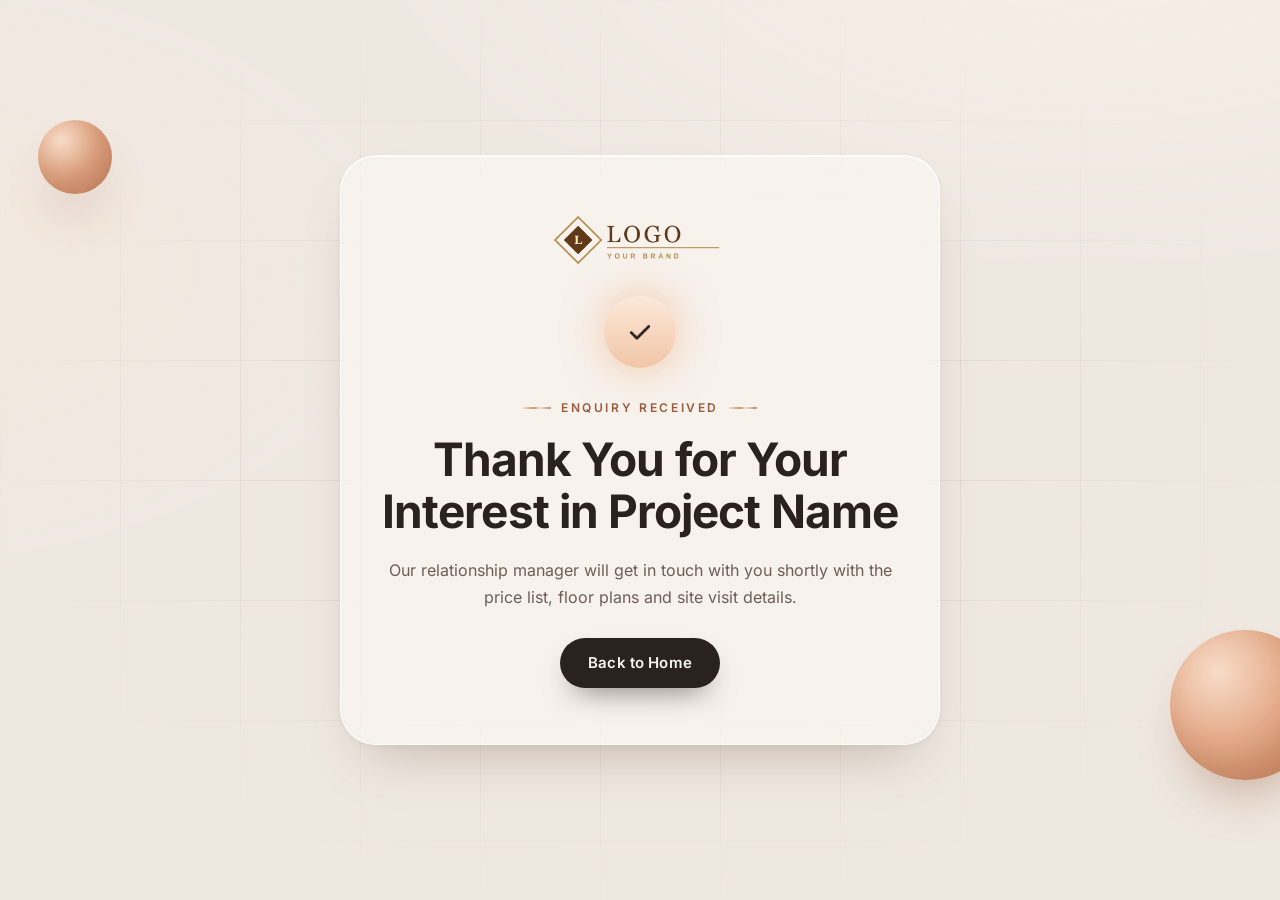
<file: thanks.htm>
<!DOCTYPE html>
<html lang="en-IN">
<head>
    <meta charset="UTF-8" />
    <meta name="viewport" content="width=device-width, initial-scale=1" />
    <title>Thank You | Project Name Sector 63A Gurugram</title>
    <meta name="robots" content="noindex, nofollow" />
    <link rel="icon" type="image/webp" href="images/favicon.webp" />
    <link rel="preload" href="fonts/inter.woff2" as="font" type="font/woff2" crossorigin />
    <link rel="stylesheet" href="css/style.css" />
    <style>
        body { min-height: 100vh; display: grid; place-items: center; padding: 24px 16px; position: relative; overflow: hidden; }
        .thanks { position: relative; z-index: 1; max-width: 600px; width: 100%; padding: 56px 40px; border-radius: 36px; text-align: center; }
        .thanks > img { width: 180px; margin: 0 auto 28px; }
        .thanks .eyebrow::after { content: ""; width: 28px; height: 2px; border-radius: 2px; background: var(--gold-line); }
        .thanks p:not(.eyebrow) { color: var(--text-soft); margin-bottom: 28px; }
        .tick { width: 72px; height: 72px; margin: 0 auto 22px; border-radius: 50%; display: grid; place-items: center;
            background: linear-gradient(180deg, #fde9d9, #f1c6a8); box-shadow: 0 0 40px rgba(240, 180, 140, .7); color: var(--ink); }
        @media (max-width: 600px) { .thanks { padding: 40px 20px; } }
    </style>
</head>
<body>
    <div class="grid-lines" aria-hidden="true"></div>
    <span class="orb orb-a" aria-hidden="true"></span>
    <span class="orb orb-b" aria-hidden="true"></span>
    <main class="thanks glass">
        <img src="images/logo-dummy.webp" alt="Logo" width="200" height="62" />
        <div class="tick" aria-hidden="true">
            <img src="images/icons/check-ink.webp" alt="" width="30" height="30" />
        </div>
        <p class="eyebrow">Enquiry Received</p>
        <h1 class="section-title">Thank You for Your Interest in Project Name</h1>
        <p>Our relationship manager will get in touch with you shortly with the price list, floor plans and site visit details.</p>
        <a href="index.html" class="btn btn-dark">Back to Home</a>
    </main>
</body>
</html>
</file>
<file: css/style.css>
/* =========================================================
   Project Name – Soft Glass layout
   Palette: warm sand · frosted glass · peach orbs · rose-gold
   All assets local (no CDN)
   ========================================================= */

@font-face {
    font-family: "Inter";
    src: url("../fonts/inter.woff2") format("woff2");
    font-weight: 300 800;
    font-style: normal;
    font-display: swap;
}
:root {
    --sand: #efe8e1;
    --sand-2: #e7ddd3;
    --sand-3: #ddd0c4;
    --cream: #faf6f1;
    --white: #ffffff;
    --ink: #2a221d;
    --ink-2: #4a3f38;
    --text-soft: #6c5f56;
    --peach: #e8bda0;
    --peach-2: #dca283;
    --peach-deep: #c2805f;
    --rose: #b98a6b;
    --gold: #c9a37f;
    --gold-line: linear-gradient(90deg, #f3d9bf, #c9976f 40%, #f6e3cf 60%, #b98160);
    --accent-text: #9a5c3e;          /* AA on sand */
    --glass: rgba(255, 255, 255, .42);
    --glass-strong: rgba(255, 255, 255, .62);
    --glass-border: rgba(255, 255, 255, .75);
    --glass-shadow: 0 30px 60px -30px rgba(92, 64, 45, .35), 0 2px 6px rgba(92, 64, 45, .06);
    --grid-line: rgba(120, 95, 75, .10);
    --radius: 26px;
    --radius-sm: 16px;
    --container: 1240px;
    --ff: "Inter", system-ui, -apple-system, "Segoe UI", Roboto, Arial, sans-serif;
    --ease: cubic-bezier(.22, .8, .24, 1);
}

*,
*::before,
*::after { box-sizing: border-box; }

html { scroll-behavior: smooth; scroll-padding-top: 96px; -webkit-text-size-adjust: 100%; }

body {
    margin: 0;
    font-family: var(--ff);
    font-size: 16px;
    line-height: 1.65;
    color: var(--ink-2);
    background: var(--sand);
    background-image:
        radial-gradient(1200px 600px at 85% -10%, #f7efe7 0%, transparent 60%),
        radial-gradient(900px 500px at -10% 30%, #f3e9df 0%, transparent 60%);
    -webkit-font-smoothing: antialiased;
    overflow-x: hidden;
}
body.no-scroll { overflow: hidden; }

img { max-width: 100%; height: auto; display: block; }
a { color: inherit; text-decoration: none; }
button { font: inherit; color: inherit; cursor: pointer; background: none; border: 0; padding: 0; }
h1, h2, h3, p { margin: 0; }
ul, ol { margin: 0; padding: 0; list-style: none; }
.btn img, .bar-call img, .hero-loc img, .contact-call img, .mobile-bar img, .slider-btn img, .lightbox-nav img { flex-shrink: 0; }

:focus-visible { outline: 2px solid var(--peach-deep); outline-offset: 3px; border-radius: 6px; }

.skip-link {
    position: absolute; left: 16px; top: -60px; z-index: 999;
    background: var(--ink); color: var(--cream); padding: 10px 16px; border-radius: 10px;
}
.skip-link:focus { top: 16px; }

.container { width: 100%; max-width: var(--container); margin: 0 auto; padding: 0 24px; }
.section { position: relative; padding: 110px 0; }

/* ---------- Glass ---------- */
.glass {
    background: var(--glass);
    border: 1px solid var(--glass-border);
    box-shadow: var(--glass-shadow), inset 0 1px 0 rgba(255, 255, 255, .8);
    -webkit-backdrop-filter: blur(22px) saturate(140%);
    backdrop-filter: blur(22px) saturate(140%);
}

/* ---------- Decorative ---------- */
.grid-lines {
    position: absolute; inset: 0; pointer-events: none; z-index: 0;
    background-image:
        linear-gradient(var(--grid-line) 1px, transparent 1px),
        linear-gradient(90deg, var(--grid-line) 1px, transparent 1px);
    background-size: 120px 120px;
    -webkit-mask-image: radial-gradient(ellipse at center, #000 30%, transparent 75%);
    mask-image: radial-gradient(ellipse at center, #000 30%, transparent 75%);
}
.orb {
    position: absolute; border-radius: 50%; pointer-events: none; z-index: 0;
    background: radial-gradient(circle at 32% 28%, #f8dcc8 0%, #e5ac8b 45%, #c98463 100%);
    box-shadow: inset -14px -18px 30px rgba(120, 60, 30, .18), 0 30px 50px -20px rgba(150, 90, 60, .45);
    animation: float 9s ease-in-out infinite;
}
.orb-a { width: 74px; height: 74px; top: 120px; left: 3%; }
.orb-b { width: 150px; height: 150px; right: -40px; bottom: 120px; animation-delay: -3s; }
.orb-c { width: 90px; height: 90px; right: 4%; top: -24px; animation-delay: -5s; }
.orb-d { width: 110px; height: 110px; left: -30px; bottom: -20px; animation-delay: -2s; }
.orb-e { width: 170px; height: 170px; right: -50px; top: -60px; animation-delay: -4s; }

.arc {
    position: absolute; pointer-events: none; z-index: 0; border-radius: 50%;
    border: 6px solid transparent;
    background: var(--gold-line) border-box;
    -webkit-mask: linear-gradient(#000 0 0) padding-box, linear-gradient(#000 0 0);
    -webkit-mask-composite: xor;
    mask-composite: exclude;
    opacity: .75;
}
.arc-a { width: 340px; height: 340px; left: -170px; bottom: 40px; }
.arc-b { width: 420px; height: 420px; left: -220px; bottom: -260px; }

@keyframes float {
    0%, 100% { transform: translateY(0); }
    50% { transform: translateY(-16px); }
}

/* ---------- Typography ---------- */
.eyebrow {
    display: inline-flex; align-items: center; gap: 10px;
    font-size: 12px; font-weight: 600; letter-spacing: .22em; text-transform: uppercase;
    color: var(--accent-text); margin-bottom: 16px;
}
.eyebrow::before {
    content: ""; width: 28px; height: 2px; border-radius: 2px; background: var(--gold-line);
}
.section-title {
    font-size: clamp(28px, 3.6vw, 46px);
    line-height: 1.12; letter-spacing: -.02em; font-weight: 700; color: var(--ink);
    margin-bottom: 20px;
}
.section-sub { color: var(--text-soft); max-width: 680px; }
.head-center { text-align: center; max-width: 820px; margin: 0 auto 56px; position: relative; z-index: 1; }
.head-center .section-sub { margin: 0 auto; }
.head-split { display: flex; justify-content: space-between; align-items: flex-end; gap: 24px; margin-bottom: 44px; }
.head-split .section-title { margin-bottom: 0; max-width: 780px; }

/* ---------- Buttons ---------- */
.btn {
    display: inline-flex; align-items: center; justify-content: center; gap: 10px;
    min-height: 50px; padding: 0 28px; border-radius: 999px;
    font-size: 15px; font-weight: 600; letter-spacing: .01em;
    transition: transform .3s var(--ease), box-shadow .3s var(--ease), background .3s;
    white-space: nowrap;
}
.btn:hover { transform: translateY(-2px); }
.btn-dark { background: var(--ink); color: var(--cream); box-shadow: 0 14px 30px -14px rgba(42, 34, 29, .7); }
.btn-dark:hover { background: #3a2f28; }
.btn-glow {
    color: var(--ink);
    background: linear-gradient(180deg, #fde9d9 0%, #f1c6a8 100%);
    border: 1px solid rgba(255, 255, 255, .9);
    box-shadow: 0 0 0 4px rgba(241, 198, 168, .25), 0 0 30px rgba(240, 180, 140, .65), inset 0 1px 0 #fff;
}
.btn-glow:hover { box-shadow: 0 0 0 6px rgba(241, 198, 168, .3), 0 0 44px rgba(240, 180, 140, .8), inset 0 1px 0 #fff; }
.btn-glass {
    color: var(--white);
    background: rgba(255, 255, 255, .16);
    border: 1px solid rgba(255, 255, 255, .55);
    -webkit-backdrop-filter: blur(10px); backdrop-filter: blur(10px);
}
.btn-glass:hover { background: rgba(255, 255, 255, .28); }
.btn-block { width: 100%; }

/* =========================================================
   Header
   ========================================================= */
.site-header {
    position: fixed; top: 16px; left: 0; right: 0; z-index: 50;
    padding: 0 24px; transition: transform .45s var(--ease);
}
.site-header.is-hidden { transform: translateY(-140%); }
.glass-bar {
    /* header bar = section content width (container minus its 24px side padding) */
    position: relative; max-width: calc(var(--container) - 48px); margin: 0 auto;
    display: flex; align-items: center; justify-content: space-between; gap: 20px;
    height: 70px; padding: 0 12px 0 24px; border-radius: 22px;
    background: rgba(250, 246, 241, .55);
    border: 1px solid rgba(255, 255, 255, .8);
    box-shadow: 0 20px 40px -24px rgba(92, 64, 45, .35), inset 0 1px 0 #fff;
    -webkit-backdrop-filter: blur(20px) saturate(150%); backdrop-filter: blur(20px) saturate(150%);
    overflow: hidden;
    transition: background .3s;
}
.site-header.scrolled .glass-bar { background: rgba(250, 246, 241, .82); }
.brand img { height: 42px; width: auto; }
.top-nav { display: flex; gap: 20px; white-space: nowrap; }
.bar-call, .pill-btn { white-space: nowrap; }
@media (min-width: 0px) {
    /* phone shows as icon so all links fit in the bar */
    .bar-call span { display: none; }
    .bar-call { width: 44px; height: 44px; padding: 0; justify-content: center; background: rgba(255, 255, 255, .7); border-radius: 14px; }
}
@media (max-width: 1199.98px) { .top-nav { display: none; } }
@media (min-width: 1200px) { .bar-right .menu-toggle { display: none; } }
.top-nav a {
    font-size: 13.5px; font-weight: 500; color: var(--ink-2); position: relative; padding: 6px 0;
}
.top-nav a::after {
    content: ""; position: absolute; left: 0; right: 0; bottom: 0; height: 2px; border-radius: 2px;
    background: var(--gold-line); transform: scaleX(0); transition: transform .35s var(--ease);
}
.top-nav a:hover::after { transform: scaleX(1); }
.bar-right { display: flex; align-items: center; gap: 10px; }
.bar-call {
    display: inline-flex; align-items: center; gap: 8px; font-size: 14px; font-weight: 600; color: var(--ink);
    padding: 10px 14px; border-radius: 999px; transition: background .3s;
}
.bar-call:hover { background: rgba(255, 255, 255, .6); }
.pill-btn {
    height: 46px; padding: 0 24px; border-radius: 999px; background: var(--white); color: var(--ink);
    font-size: 14px; font-weight: 600; box-shadow: 0 8px 20px -10px rgba(92, 64, 45, .45);
    transition: transform .3s var(--ease), box-shadow .3s;
}
.pill-btn:hover { transform: translateY(-1px); box-shadow: 0 0 24px rgba(240, 180, 140, .6); }
.menu-toggle {
    width: 46px; height: 46px; border-radius: 14px; display: grid; place-items: center;
    background: rgba(255, 255, 255, .7);
}
.menu-toggle span { display: grid; gap: 5px; }
.menu-toggle i { display: block; width: 20px; height: 2px; border-radius: 2px; background: var(--ink); }
.menu-toggle i:nth-child(2) { width: 14px; justify-self: end; }
.bar-progress {
    position: absolute; left: 0; bottom: 0; height: 2px; width: 100%;
    background: var(--gold-line); transform-origin: left; transform: scaleX(0);
}

/* ---------- Menu drawer ---------- */
.mobile-menu { position: fixed; inset: 0; z-index: 80; visibility: hidden; }
.mobile-menu.open { visibility: visible; }
.menu-scrim {
    position: absolute; inset: 0; background: rgba(42, 34, 29, .35);
    opacity: 0; transition: opacity .4s;
    -webkit-backdrop-filter: blur(4px); backdrop-filter: blur(4px);
}
.mobile-menu.open .menu-scrim { opacity: 1; }
.menu-panel {
    position: absolute; top: 12px; right: 12px; bottom: 12px; width: min(400px, calc(100% - 24px));
    background: rgba(250, 246, 241, .9); border: 1px solid #fff; border-radius: 26px;
    -webkit-backdrop-filter: blur(24px); backdrop-filter: blur(24px);
    padding: 22px 28px; display: flex; flex-direction: column;
    transform: translateX(110%); transition: transform .5s var(--ease);
    overflow-y: auto;
}
.mobile-menu.open .menu-panel { transform: none; }
.menu-head { display: flex; justify-content: space-between; align-items: center; margin-bottom: 24px; }
.menu-head img { height: 38px; width: auto; }
.mobile-menu-close {
    width: 44px; height: 44px; border-radius: 50%; background: var(--white); font-size: 26px; line-height: 1;
}
.menu-links li { border-bottom: 1px solid rgba(120, 95, 75, .12); }
.menu-links a {
    display: flex; align-items: baseline; gap: 14px; padding: 13px 0;
    font-size: 20px; font-weight: 600; color: var(--ink); transition: color .3s, padding .3s;
}
.menu-links a small { font-size: 11px; color: var(--accent-text); font-weight: 600; letter-spacing: .1em; }
.menu-links a:hover, .menu-links a.active { color: var(--peach-deep); padding-left: 6px; }
.menu-foot { margin-top: auto; padding-top: 24px; display: grid; gap: 6px; font-size: 13px; color: var(--text-soft); }
.menu-foot a { font-size: 18px; font-weight: 700; color: var(--ink); }

/* =========================================================
   Hero – content on sand (left) + fully visible image (right)
   ========================================================= */
.hero { position: relative; padding: 116px 0 30px; overflow: hidden; }
.hero-wrap {
    position: relative; z-index: 1;
    display: grid; grid-template-columns: minmax(0, 5fr) minmax(0, 7fr); gap: 48px; align-items: center;
}
.hero-content { color: var(--ink); padding: 10px 0; }
.hero-badge {
    display: inline-flex; align-items: center; gap: 8px; font-size: 12px; font-weight: 600; color: var(--ink);
    letter-spacing: .08em; text-transform: uppercase; padding: 8px 14px; border-radius: 999px;
    background: rgba(255, 255, 255, .65); border: 1px solid #fff; box-shadow: 0 8px 20px -12px rgba(92, 64, 45, .45);
    margin-bottom: 20px;
}
.hero-badge span { width: 8px; height: 8px; border-radius: 50%; background: var(--peach-deep); box-shadow: 0 0 0 0 rgba(194, 128, 95, .7); animation: pulse 2s infinite; }
@keyframes pulse { 70% { box-shadow: 0 0 0 10px rgba(194, 128, 95, 0); } 100% { box-shadow: 0 0 0 0 rgba(194, 128, 95, 0); } }
.hero-loc { display: flex; align-items: center; gap: 6px; font-size: 14px; font-weight: 500; color: var(--accent-text); margin-bottom: 10px; }
.hero-content h1 {
    font-size: clamp(40px, min(5.4vw, 9vh), 74px); line-height: 1; letter-spacing: -.035em; font-weight: 700; color: var(--ink);
}
.hero-content h1 em {
    font-style: normal;
    background: linear-gradient(90deg, #b06c4b, #e0a888 60%, #b47252);
    -webkit-background-clip: text; background-clip: text; color: transparent;
}
.hero-content h1 span {
    display: block; margin-top: 16px; font-size: clamp(16px, 1.5vw, 19px); font-weight: 500;
    letter-spacing: 0; color: var(--text-soft);
}
.hero-price {
    display: grid; gap: 2px; margin: 26px 0 28px; padding: 18px 22px; border-radius: 20px;
    background: rgba(255, 255, 255, .5); border: 1px solid #fff; width: fit-content; max-width: 100%;
    box-shadow: 0 16px 30px -22px rgba(92, 64, 45, .5);
}
.hero-price span { font-size: 11.5px; text-transform: uppercase; letter-spacing: .16em; color: var(--accent-text); font-weight: 600; }
.hero-price strong { font-size: 24px; font-weight: 700; color: var(--ink); }
.hero-price small { font-size: 14px; color: var(--text-soft); }
.hero-ctas { display: flex; flex-wrap: wrap; gap: 12px; }
.hero-facts {
    display: grid; grid-template-columns: repeat(4, auto); justify-content: start; gap: 0;
    margin-top: 34px; padding-top: 24px; border-top: 1px solid rgba(120, 95, 75, .16);
}
.hero-facts li { padding: 0 22px; position: relative; }
.hero-facts li:first-child { padding-left: 0; }
.hero-facts li + li::before { content: ""; position: absolute; left: 0; top: 12%; bottom: 12%; width: 1px; background: rgba(120, 95, 75, .2); }
.hero-facts strong { display: block; font-size: clamp(20px, 2vw, 26px); font-weight: 700; color: var(--ink); letter-spacing: -.02em; line-height: 1.2; }
.hero-facts span { font-size: 12.5px; color: var(--text-soft); }

.hero-stage {
    position: relative; border-radius: 34px; overflow: hidden;
    /* banner follows screen height: header + spacing ≈ 150px */
    height: clamp(400px, calc(100vh - 150px), 640px);
    height: clamp(400px, calc(100svh - 150px), 640px);
    border: 8px solid rgba(255, 255, 255, .6);
    box-shadow: 0 50px 90px -45px rgba(92, 64, 45, .65);
}
.hero-slides, .hero-slide { position: absolute; inset: 0; }
.hero-slide { opacity: 0; transition: opacity 1.2s ease; }
.hero-slide.is-active { opacity: 1; }
.hero-slide img { width: 100%; height: 100%; object-fit: cover; transform: scale(1.06); transition: transform 7s ease-out; }
.hero-slide.is-active img { transform: scale(1); }
/* only a soft bottom fade for the slide labels – image stays clear */
.hero-shade { position: absolute; inset: auto 0 0 0; height: 32%; background: linear-gradient(0deg, rgba(42, 30, 22, .55), transparent); }

.hero-bottom {
    position: absolute; left: 14px; right: 14px; bottom: 14px; z-index: 2;
    display: flex; justify-content: space-between; align-items: center; gap: 16px;
    padding: 12px 18px; border-radius: 20px; color: var(--white);
    background: rgba(255, 255, 255, .14); border: 1px solid rgba(255, 255, 255, .35);
    -webkit-backdrop-filter: blur(14px); backdrop-filter: blur(14px);
}
.hero-dots { display: flex; gap: 22px; }
.hero-dots button {
    position: relative; display: grid; gap: 2px; text-align: left; font-size: 13px; font-weight: 500;
    padding-bottom: 9px; min-width: 90px; opacity: .75; transition: opacity .3s; color: #fff;
}
.hero-dots button small { font-size: 11px; opacity: .8; }
.hero-dots button i { position: absolute; left: 0; bottom: 0; height: 2px; width: 100%; background: rgba(255, 255, 255, .35); border-radius: 2px; overflow: hidden; }
.hero-dots button i::after { content: ""; position: absolute; inset: 0; background: #ffd9c0; transform: scaleX(0); transform-origin: left; }
.hero-dots button.is-active { opacity: 1; }
.hero-dots button.is-active i::after { animation: dotfill 6s linear forwards; }
@keyframes dotfill { to { transform: scaleX(1); } }
.hero-art { font-size: 11px; letter-spacing: .1em; text-transform: uppercase; opacity: .85; }

/* Laptop screens with short height (e.g. 1366x625, 1280x720) – keep hero inside one screen */
@media (min-width: 1025px) and (max-height: 820px) {
    .hero { padding-top: 104px; }
    .hero-wrap { gap: 40px; }
    .hero-badge { margin-bottom: 12px; padding: 6px 12px; font-size: 11px; }
    .hero-loc { margin-bottom: 6px; }
    .hero-content h1 span { margin-top: 10px; font-size: 16px; }
    .hero-price { margin: 16px 0 18px; padding: 12px 18px; }
    .hero-price strong { font-size: 21px; }
    .hero-price small { font-size: 13px; }
    .hero-ctas .btn { min-height: 46px; padding: 0 22px; font-size: 14px; }
    .hero-facts { margin-top: 18px; padding-top: 14px; }
    .hero-facts strong { font-size: 21px; }
    .orb-a { width: 56px; height: 56px; top: 100px; left: 1.5%; }
}

/* Hero form – horizontal glass bar under the banner */
.hero-form {
    position: relative; z-index: 2; margin-top: 28px; border-radius: 28px; padding: 22px 24px;
    display: grid; grid-template-columns: 220px 1fr; gap: 24px; align-items: center;
    background: var(--glass-strong);
}
.form-title { font-size: 21px; font-weight: 700; color: var(--ink); letter-spacing: -.01em; line-height: 1.2; }
.form-sub { font-size: 13.5px; color: var(--text-soft); margin-top: 4px; }
.hero-form #enquireBody1 {
    display: grid; grid-template-columns: minmax(0, 1fr) minmax(0, 1fr) minmax(0, 1.35fr) minmax(0, 1fr) auto; gap: 10px; align-items: start;
}
.hero-form #enquireBody1 .form-group { margin: 0; }
.hero-form #enquireBody1 .submit_btn { margin: 0; width: auto; padding: 0 34px; height: 52px; }
.hero-form #enquireBody1 .checkbox-section { grid-column: 1 / -1; margin-top: 2px; }

/* =========================================================
   Forms (shared – keeps reference IDs & classes)
   ========================================================= */
.p-3 { padding: 0; }
.form-group { position: relative; margin-bottom: 12px; }
.form-control {
    width: 100%; height: 52px; padding: 0 18px; border-radius: 14px;
    font: inherit; font-size: 15px; color: var(--ink);
    background: rgba(255, 255, 255, .7); border: 1px solid rgba(255, 255, 255, .95);
    box-shadow: inset 0 1px 2px rgba(92, 64, 45, .06);
    transition: border-color .3s, box-shadow .3s, background .3s;
}
.form-control::placeholder { color: #8b7d73; }
.form-control:focus { outline: none; background: #fff; border-color: var(--peach-2); box-shadow: 0 0 0 4px rgba(232, 189, 160, .35); }
.outline { display: none; }
.submit_btn {
    width: 100%; height: 54px; margin-top: 4px; border-radius: 999px;
    background: var(--ink); color: var(--cream); font-weight: 600; font-size: 15px; letter-spacing: .04em;
    box-shadow: 0 16px 30px -16px rgba(42, 34, 29, .8);
}
.submit_btn:hover { background: #3a2f28; box-shadow: 0 0 0 4px rgba(232, 189, 160, .35), 0 16px 30px -16px rgba(42, 34, 29, .8); }
.checkbox-section { display: flex; gap: 10px; align-items: flex-start; margin-top: 14px; }
.checkbox-section input { margin: 3px 0 0; accent-color: var(--peach-deep); width: 15px; height: 15px; flex-shrink: 0; }
.checkbox-section p { font-size: 11.5px; line-height: 1.5; color: var(--text-soft); }

/* intl-tel-input on glass */
.iti { width: 100%; display: block; }
.iti__flag-container { padding: 0; }
.iti--separate-dial-code .iti__selected-flag {
    background: rgba(255, 255, 255, .55); border-radius: 14px 0 0 14px; padding: 0 10px 0 14px;
    border-right: 1px solid rgba(120, 95, 75, .14);
}
.iti--separate-dial-code .iti__selected-dial-code { font-size: 15px; color: var(--ink); }
.iti__country-list {
    border-radius: 14px; border: 1px solid #fff; box-shadow: 0 20px 40px -10px rgba(92, 64, 45, .35);
    max-width: 320px; white-space: normal; font-size: 14px; color: var(--ink);
}
.iti__country.iti__highlight { background: #f6ebe1; }

/* =========================================================
   Overview
   ========================================================= */
.overview-grid { display: grid; grid-template-columns: 1.05fr 1fr; gap: 80px; align-items: center; }
.overview-media { position: relative; min-height: 520px; }
.tilt-card {
    position: absolute; border-radius: 26px; overflow: hidden; padding: 8px;
    background: rgba(255, 255, 255, .5); border: 1px solid #fff;
    box-shadow: 0 40px 70px -35px rgba(92, 64, 45, .55);
    transition: transform .8s var(--ease);
}
.tilt-card img { width: 100%; height: 100%; object-fit: cover; border-radius: 20px; }
.tilt-main { left: 0; top: 40px; width: 82%; height: 380px; transform: rotate(-4deg); z-index: 1; }
.tilt-side { right: 0; bottom: 0; width: 46%; height: 260px; transform: rotate(6deg); z-index: 2; }
.overview-media:hover .tilt-main { transform: rotate(-2deg) translateY(-6px); }
.overview-media:hover .tilt-side { transform: rotate(3deg) translateY(-6px); }
.overview-text > p:not(.eyebrow) { color: var(--text-soft); margin-bottom: 16px; }
.stats { display: grid; grid-template-columns: 1fr 1fr; gap: 14px; margin: 28px 0 32px; }
.stat { border-radius: 20px; padding: 20px 22px; }
.stat strong { display: block; font-size: 30px; font-weight: 700; color: var(--ink); letter-spacing: -.02em; line-height: 1.15; }
.stat span { font-size: 13.5px; color: var(--text-soft); }

/* =========================================================
   Why invest
   ========================================================= */
.why { background: linear-gradient(180deg, transparent, rgba(231, 221, 211, .6) 30%, rgba(231, 221, 211, .6) 70%, transparent); }
.why .container { position: relative; z-index: 1; }
.why-grid { display: grid; grid-template-columns: repeat(3, 1fr); gap: 20px; }
.why-card {
    border-radius: var(--radius); padding: 32px 30px; position: relative; overflow: hidden;
    transition: transform .45s var(--ease), box-shadow .45s;
}
.why-card::after {
    content: ""; position: absolute; width: 160px; height: 160px; right: -60px; top: -60px; border-radius: 50%;
    background: radial-gradient(circle, rgba(232, 189, 160, .5), transparent 70%); transition: transform .6s var(--ease);
}
.why-card:hover { transform: translateY(-6px); }
.why-card:hover::after { transform: scale(1.5); }
.why-ic {
    width: 62px; height: 62px; border-radius: 20px; display: grid; place-items: center; margin-bottom: 22px;
    color: var(--peach-deep); background: linear-gradient(145deg, #fff, #f5e4d6);
    box-shadow: 0 12px 24px -12px rgba(150, 90, 60, .5), inset 0 1px 0 #fff;
}
.why-card h3 { font-size: 19px; font-weight: 700; color: var(--ink); margin-bottom: 8px; }
.why-card p { font-size: 15px; color: var(--text-soft); }

/* =========================================================
   Price
   ========================================================= */
.price-grid { display: grid; grid-template-columns: repeat(3, 1fr); gap: 22px; align-items: center; }
.price-card { position: relative; border-radius: 30px; padding: 36px 32px; transition: transform .45s var(--ease); }
.price-card:hover { transform: translateY(-6px); }
.price-card.featured {
    padding: 48px 34px;
    background: linear-gradient(160deg, rgba(255, 255, 255, .75), rgba(248, 222, 203, .65));
    box-shadow: 0 0 0 1px #fff, 0 40px 80px -30px rgba(200, 128, 95, .55), 0 0 60px rgba(240, 190, 155, .35);
}
.price-flag {
    position: absolute; top: 20px; right: 20px; font-size: 11px; font-weight: 700; letter-spacing: .08em; text-transform: uppercase;
    padding: 6px 12px; border-radius: 999px; background: var(--ink); color: #ffe1cc;
}
.price-type { font-size: 12px; text-transform: uppercase; letter-spacing: .18em; color: var(--accent-text); font-weight: 600; }
.price-card h3 { font-size: 30px; font-weight: 700; color: var(--ink); letter-spacing: -.02em; margin: 6px 0 2px; }
.price-size { font-size: 16px; color: var(--text-soft); padding-bottom: 20px; margin-bottom: 20px; border-bottom: 1px solid rgba(120, 95, 75, .15); }
.ticks { display: grid; gap: 10px; margin-bottom: 24px; }
.ticks li { position: relative; padding-left: 30px; font-size: 15px; color: var(--ink-2); }
.ticks li::before {
    content: ""; position: absolute; left: 0; top: 3px; width: 20px; height: 20px; border-radius: 50%;
    background: #f5e2d4 url("../images/icons/tick-copper.webp") center/12px no-repeat;
}
.price-value { font-size: 15px; color: var(--text-soft); margin-bottom: 20px; }
.price-value strong { color: var(--ink); font-size: 20px; }
.note { text-align: center; color: var(--text-soft); font-size: 14px; margin-top: 34px; }

/* =========================================================
   Highlights
   ========================================================= */
.highlights-grid { display: grid; grid-template-columns: 1fr 1fr; gap: 80px; align-items: center; }
.hl-list { counter-reset: hl; display: grid; gap: 0; margin: 10px 0 26px; }
.hl-list li {
    counter-increment: hl; display: grid; grid-template-columns: 44px 1fr; align-items: baseline;
    padding: 13px 0; border-bottom: 1px solid rgba(120, 95, 75, .14); color: var(--ink-2); font-size: 15.5px;
}
.hl-list li::before { content: counter(hl, decimal-leading-zero); font-size: 12px; font-weight: 700; color: var(--accent-text); letter-spacing: .06em; }
.chips { display: flex; flex-wrap: wrap; gap: 10px; }
.chips li {
    font-size: 13.5px; font-weight: 500; padding: 9px 16px; border-radius: 999px; color: var(--ink);
    background: rgba(255, 255, 255, .6); border: 1px solid #fff; box-shadow: 0 6px 16px -10px rgba(92, 64, 45, .4);
}
.highlights-media { position: relative; height: 560px; }
.highlights-media img { position: absolute; object-fit: cover; border-radius: 28px; border: 8px solid rgba(255, 255, 255, .6); box-shadow: 0 40px 70px -35px rgba(92, 64, 45, .6); }
.hl-img-1 { width: 62%; height: 78%; right: 0; top: 0; z-index: 1; }
.hl-img-2 { width: 54%; height: 52%; left: 0; bottom: 0; z-index: 2; }

/* =========================================================
   Amenities slider
   ========================================================= */
.amenities { background: linear-gradient(180deg, transparent, rgba(221, 208, 196, .55) 25%, rgba(221, 208, 196, .55) 75%, transparent); }
.slider-nav { display: flex; gap: 10px; }
.slider-btn {
    width: 54px; height: 54px; border-radius: 50%; display: grid; place-items: center; color: var(--ink);
    background: rgba(255, 255, 255, .7); border: 1px solid #fff; box-shadow: 0 10px 24px -12px rgba(92, 64, 45, .5);
    transition: background .3s, transform .3s var(--ease);
}
.slider-btn:hover { background: var(--ink); color: var(--cream); transform: translateY(-2px); }
.slider-btn:hover img { filter: brightness(0) invert(1); }
.slider-track {
    display: grid; grid-auto-flow: column; grid-auto-columns: calc((100% - 3 * 20px) / 4); gap: 20px;
    overflow-x: auto; scroll-snap-type: x mandatory; scrollbar-width: none; padding: 6px 0 20px;
}
.slider-track::-webkit-scrollbar { display: none; }
.am-card {
    position: relative; scroll-snap-align: start; border-radius: 26px; overflow: hidden; aspect-ratio: 4 / 5;
    box-shadow: 0 30px 50px -30px rgba(92, 64, 45, .6);
}
.am-card img { width: 100%; height: 100%; object-fit: cover; transition: transform 1s var(--ease); }
.am-card:hover img { transform: scale(1.06); }
.am-card h3 {
    position: absolute; left: 12px; right: 12px; bottom: 12px; padding: 14px 18px; border-radius: 18px;
    font-size: 17px; font-weight: 600; color: var(--ink); display: flex; align-items: baseline; gap: 10px;
    background: rgba(255, 255, 255, .62); border: 1px solid rgba(255, 255, 255, .85);
    -webkit-backdrop-filter: blur(14px); backdrop-filter: blur(14px);
}
.am-card h3 small { font-size: 11px; font-weight: 700; color: var(--accent-text); }

/* =========================================================
   Floor plans
   ========================================================= */
.plans .container { position: relative; z-index: 1; }
.tabs {
    display: flex; justify-content: center; gap: 6px; width: fit-content; max-width: 100%;
    margin: 0 auto 36px; padding: 6px; border-radius: 999px; overflow-x: auto;
}
.tab {
    display: grid; text-align: center; padding: 10px 26px; border-radius: 999px; font-size: 15px; font-weight: 600;
    color: var(--ink-2); line-height: 1.3; white-space: nowrap; transition: background .3s, color .3s;
}
.tab small { font-size: 12px; font-weight: 500; color: var(--text-soft); }
.tab.is-active { background: var(--ink); color: var(--cream); }
.tab.is-active small { color: #f0cdb5; }
.plan-card {
    display: grid; grid-template-columns: 1.3fr 1fr; gap: 40px; align-items: center;
    border-radius: 32px; padding: 24px; max-width: 1000px; margin: 0 auto;
}
.plan-info h3 { font-size: 34px; font-weight: 700; color: var(--ink); margin: 6px 0; }
.plan-size { font-size: 46px; font-weight: 700; letter-spacing: -.03em; line-height: 1; margin-bottom: 18px;
    background: linear-gradient(90deg, #b47252, #dca283); -webkit-background-clip: text; background-clip: text; color: transparent; }
.plan-size span { font-size: 18px; font-weight: 600; }
.plan-info > p:last-child { color: var(--text-soft); }
.plan-info strong { color: var(--ink); }

.locked { position: relative; border-radius: 22px; overflow: hidden; background: #fff; }
.locked > img { width: 100%; filter: blur(5px) saturate(.9); transform: scale(1.04); }
.locked::after { content: ""; position: absolute; inset: 0; background: rgba(250, 246, 241, .25); }
.locked .btn { position: absolute; left: 50%; top: 50%; transform: translate(-50%, -50%); z-index: 2; }
.locked .btn:hover { transform: translate(-50%, calc(-50% - 2px)); }

/* =========================================================
   Location
   ========================================================= */
.location-grid { display: grid; grid-template-columns: 1.1fr 1fr; gap: 70px; align-items: center; }
.locked.map { border-radius: 30px; border: 8px solid rgba(255, 255, 255, .6); box-shadow: 0 40px 70px -35px rgba(92, 64, 45, .55); }
.locked.map > img { filter: blur(3px); aspect-ratio: 4 / 3.4; object-fit: cover; }
.distances { display: grid; gap: 10px; }
.distances li {
    display: grid; grid-template-columns: 44px 1fr auto; align-items: center; gap: 14px;
    padding: 12px 18px 12px 12px; border-radius: 18px; background: rgba(255, 255, 255, .5); border: 1px solid #fff;
    transition: transform .35s var(--ease), background .35s;
}
.distances li:hover { transform: translateX(6px); background: rgba(255, 255, 255, .8); }
.distances img { width: 44px; height: 44px; padding: 11px; border-radius: 14px; color: var(--peach-deep); background: #f6e6da; }
.distances span { font-size: 15px; color: var(--ink-2); }
.distances strong { font-size: 15px; color: var(--ink); white-space: nowrap; }

/* =========================================================
   Gallery
   ========================================================= */
.gallery-grid {
    display: grid; grid-template-columns: repeat(4, 1fr); grid-auto-rows: 220px; gap: 16px;
    grid-template-areas: "a a b c" "a a d e" "f f f e";
}
.gallery-grid li { border-radius: 24px; overflow: hidden; box-shadow: 0 30px 50px -35px rgba(92, 64, 45, .6); }
.g-a { grid-area: a; } .g-b { grid-area: b; } .g-c { grid-area: c; } .g-d { grid-area: d; } .g-e { grid-area: e; } .g-f { grid-area: f; }
.gallery-grid a { display: block; height: 100%; position: relative; }
.gallery-grid a::after {
    content: ""; position: absolute; inset: 0; background: linear-gradient(0deg, rgba(42, 30, 22, .35), transparent 50%);
    opacity: 0; transition: opacity .4s;
}
.gallery-grid a:hover::after { opacity: 1; }
.gallery-grid img { width: 100%; height: 100%; object-fit: cover; transition: transform 1s var(--ease); }
.gallery-grid a:hover img { transform: scale(1.06); }
.center-btn { text-align: center; margin-top: 40px; }

/* =========================================================
   Contact
   ========================================================= */
.contact-shell {
    position: relative; overflow: hidden; border-radius: 40px; padding: 70px 64px;
    display: grid; grid-template-columns: 1fr 440px; gap: 60px; align-items: center;
    background: linear-gradient(140deg, #f6efe8 0%, #ead9cb 100%);
    border: 1px solid #fff; box-shadow: 0 50px 90px -50px rgba(92, 64, 45, .6);
}
.contact-text, .contact-shell .form-card { position: relative; z-index: 1; }
.contact-text > p:not(.eyebrow) { color: var(--text-soft); margin-bottom: 28px; max-width: 480px; }
.contact-call { display: inline-flex; align-items: center; gap: 14px; font-size: 24px; font-weight: 700; color: var(--ink); }
.contact-call span {
    width: 56px; height: 56px; border-radius: 50%; display: grid; place-items: center; color: var(--ink);
    background: linear-gradient(180deg, #fde9d9, #f1c6a8); box-shadow: 0 0 30px rgba(240, 180, 140, .7);
}
.contact-shell .form-card { border-radius: 28px; padding: 30px; background: rgba(255, 255, 255, .45); }

/* =========================================================
   FAQ
   ========================================================= */
.faq-grid { display: grid; grid-template-columns: .8fr 1.2fr; gap: 70px; align-items: start; }
.faq-grid > div:first-child { position: sticky; top: 120px; }
.faq-list { display: grid; gap: 12px; }
.faq-list details {
    border-radius: 20px; background: rgba(255, 255, 255, .5); border: 1px solid #fff; transition: background .3s;
}
.faq-list details[open] { background: rgba(255, 255, 255, .8); box-shadow: var(--glass-shadow); }
.faq-list summary {
    list-style: none; cursor: pointer; padding: 20px 60px 20px 24px; position: relative;
    font-size: 17px; font-weight: 600; color: var(--ink);
}
.faq-list summary::-webkit-details-marker { display: none; }
.faq-list summary::after {
    content: "+"; position: absolute; right: 18px; top: 50%; transform: translateY(-50%);
    width: 32px; height: 32px; border-radius: 50%; display: grid; place-items: center;
    background: #f5e2d4; color: var(--peach-deep); font-size: 20px; font-weight: 500; transition: transform .3s;
}
.faq-list details[open] summary::after { content: "–"; background: var(--ink); color: #ffe1cc; }
.faq-list details p { padding: 0 24px 22px; color: var(--text-soft); }

/* =========================================================
   Developer
   ========================================================= */
.developer { padding-top: 40px; }
.dev-card { border-radius: 36px; padding: 60px; text-align: center; max-width: 980px; margin: 0 auto; }
.dev-card > p:not(.eyebrow) { color: var(--text-soft); }
.dev-card .eyebrow::after { content: ""; width: 28px; height: 2px; border-radius: 2px; background: var(--gold-line); }
.rera {
    display: inline-block; margin-top: 24px; padding: 10px 20px; border-radius: 999px; font-size: 14px;
    background: rgba(255, 255, 255, .7); border: 1px solid #fff;
}
.rera strong { color: var(--ink); }

/* =========================================================
   Footer
   ========================================================= */
.site-footer { background: #2a221d; color: #cbbcb0; padding: 64px 0 30px; border-radius: 40px 40px 0 0; margin-top: 30px; }
.footer-top { display: flex; justify-content: space-between; align-items: center; flex-wrap: wrap; gap: 16px; padding-bottom: 30px; border-bottom: 1px solid rgba(255, 255, 255, .1); }
.footer-name { font-size: 28px; font-weight: 700; color: var(--cream); letter-spacing: -.02em; }
.footer-brand a { color: #f0cdb5; font-weight: 600; }
.disclaimer { padding: 30px 0; font-size: 13.5px; line-height: 1.75; }
.disclaimer p + p, .disclaimer .more p { margin-top: 12px; }
.footer-head { font-size: 13px; text-transform: uppercase; letter-spacing: .18em; color: #f0cdb5; margin-bottom: 12px; }
.read-more { margin-top: 12px; color: var(--cream); font-size: 13px; font-weight: 600; border-bottom: 1px solid #f0cdb5; }
.footer-bottom { padding-top: 24px; border-top: 1px solid rgba(255, 255, 255, .1); font-size: 13px; }

/* =========================================================
   Mobile bar, modal, lightbox
   ========================================================= */
.mobile-bar {
    position: fixed; left: 12px; right: 12px; bottom: 12px; z-index: 40;
    display: none; grid-template-columns: repeat(3, 1fr); gap: 6px; padding: 6px; border-radius: 20px;
    background: rgba(250, 246, 241, .85); border: 1px solid #fff; box-shadow: 0 20px 40px -16px rgba(92, 64, 45, .5);
    -webkit-backdrop-filter: blur(18px); backdrop-filter: blur(18px);
    transform: translateY(140%); transition: transform .45s var(--ease);
}
.mobile-bar.show { transform: none; }
.mobile-bar a, .mobile-bar button {
    display: flex; align-items: center; justify-content: center; gap: 8px; height: 48px; border-radius: 14px;
    font-size: 14px; font-weight: 600; color: var(--ink);
}
.mobile-bar button { background: var(--ink); color: var(--cream); }

.modal { position: fixed; inset: 0; z-index: 100; display: grid; place-items: center; padding: 16px; }
.modal[hidden] { display: none; }
.modal-backdrop { position: absolute; inset: 0; background: rgba(42, 34, 29, .45); -webkit-backdrop-filter: blur(6px); backdrop-filter: blur(6px); animation: fade .3s; }
.modal-box {
    position: relative; width: 100%; max-width: 440px; max-height: calc(100vh - 32px); overflow-y: auto;
    border-radius: 30px; padding: 32px 28px 26px; background: rgba(250, 246, 241, .88);
    animation: pop .45s var(--ease);
}
.modal-close {
    position: absolute; right: 16px; top: 16px; width: 40px; height: 40px; border-radius: 50%;
    background: #fff; font-size: 24px; line-height: 1; box-shadow: 0 6px 14px -8px rgba(92, 64, 45, .5);
}
.modal-head { text-align: center; margin-bottom: 20px; }
.modal-head img { height: 44px; width: auto; margin: 0 auto 12px; }
.modal-title { font-size: 22px; font-weight: 700; color: var(--ink); }
@keyframes fade { from { opacity: 0; } }
@keyframes pop { from { opacity: 0; transform: translateY(20px) scale(.97); } }

.lightbox { position: fixed; inset: 0; z-index: 110; display: grid; place-items: center; background: rgba(30, 24, 20, .92); padding: 60px 70px; }
.lightbox[hidden] { display: none; }
.lightbox-img { max-height: 84vh; width: auto; border-radius: 18px; }
.lightbox-close, .lightbox-nav {
    position: absolute; width: 50px; height: 50px; border-radius: 50%; display: grid; place-items: center;
    background: rgba(255, 255, 255, .14); color: #fff; border: 1px solid rgba(255, 255, 255, .3);
}
.lightbox-close { top: 18px; right: 18px; font-size: 26px; }
.lightbox-nav.prev { left: 16px; top: 50%; transform: translateY(-50%); }
.lightbox-nav.next { right: 16px; top: 50%; transform: translateY(-50%); }

/* ---------- Reveal ---------- */
.reveal { opacity: 0; transform: translateY(28px); transition: opacity .9s var(--ease), transform .9s var(--ease); }
.reveal.in { opacity: 1; transform: none; }

/* =========================================================
   Responsive
   ========================================================= */
@media (max-width: 1180px) {
    .hero-form { grid-template-columns: 1fr; gap: 14px; }
}

@media (max-width: 1024px) {
    .section { padding: 84px 0; }
    .hero { padding-top: 104px; }
    .hero-wrap { grid-template-columns: 1fr; gap: 32px; }
    /* tablet / mobile: banner image first, content after */
    .hero-stage { order: -1; height: auto; aspect-ratio: 16 / 10; max-height: 70vh; width: 100%; }
    .orb-a { display: none; }
    .hero-form { grid-template-columns: 1fr; gap: 16px; }
    .hero-form #enquireBody1 { grid-template-columns: 1fr 1fr; }
    .hero-form #enquireBody1 .submit_btn { grid-column: 1 / -1; width: 100%; }
    .overview-grid, .highlights-grid, .location-grid { grid-template-columns: 1fr; gap: 50px; }
    .overview-media { min-height: 460px; }
    .highlights-media { height: 480px; }
    .why-grid { grid-template-columns: repeat(2, 1fr); }
    .price-grid { grid-template-columns: 1fr; max-width: 520px; margin: 0 auto; }
    .price-card.featured { padding: 40px 32px; }
    .slider-track { grid-auto-columns: calc((100% - 2 * 20px) / 2.6); }
    .contact-shell { grid-template-columns: 1fr; padding: 54px 40px; gap: 40px; }
    .faq-grid { grid-template-columns: 1fr; gap: 30px; }
    .faq-grid > div:first-child { position: static; }
    .gallery-grid { grid-template-columns: repeat(2, 1fr); grid-template-areas: "a a" "b c" "d e" "f f"; grid-auto-rows: 240px; }
}

@media (max-width: 767.98px) {
    html { scroll-padding-top: 84px; }
    .container { padding: 0 16px; }
    .section { padding: 68px 0; }
    .site-header { top: 10px; padding: 0 16px; }
    .glass-bar { height: 62px; padding: 0 8px 0 16px; border-radius: 18px; gap: 8px; }
    .brand img { height: 36px; }
    .bar-call span { display: none; }
    .bar-call { width: 44px; height: 44px; padding: 0; justify-content: center; background: rgba(255, 255, 255, .7); border-radius: 14px; }
    .pill-btn { display: none; }
    .menu-toggle { width: 44px; height: 44px; }

    .hero { padding-top: 84px; }
    .hero { padding-top: 88px; }
    .hero-wrap { gap: 24px; }
    .hero-content h1 { font-size: 44px; }
    .hero-price { margin: 18px 0 20px; padding: 14px 18px; }
    .hero-price strong { font-size: 20px; }
    .hero-ctas .btn { flex: 1 1 auto; min-height: 46px; padding: 0 18px; font-size: 14px; }
    .hero-facts { grid-template-columns: repeat(4, 1fr); margin-top: 24px; padding-top: 18px; }
    .hero-facts li { padding: 0 8px; text-align: center; }
    .hero-facts li:first-child { padding-left: 0; }
    .hero-facts strong { font-size: 18px; }
    .hero-facts span { font-size: 11px; }
    .hero-stage { aspect-ratio: 4 / 4.6; border-radius: 26px; border-width: 6px; }
    .hero-bottom { left: 10px; right: 10px; bottom: 10px; padding: 10px 14px; }
    .hero-dots { gap: 14px; }
    .hero-dots button { min-width: 0; font-size: 12px; }
    .hero-art { display: none; }
    .hero-form { padding: 24px 18px; border-radius: 26px; margin-top: 24px; }
    .hero-form #enquireBody1 { grid-template-columns: 1fr; }

    .orb-b, .orb-e { width: 100px; height: 100px; }
    .arc-a, .orb-a { display: none; }

    .overview-media { min-height: 360px; }
    .tilt-main { height: 260px; width: 88%; top: 20px; }
    .tilt-side { height: 180px; width: 52%; }
    .stats { grid-template-columns: 1fr 1fr; gap: 10px; }
    .stat { padding: 16px; }
    .stat strong { font-size: 24px; }

    .why-grid { grid-template-columns: 1fr; gap: 14px; }
    .why-card { padding: 26px 22px; }
    .head-center { margin-bottom: 36px; }
    .head-split { flex-direction: column; align-items: flex-start; }

    .highlights-media { height: 380px; }

    .slider-track { grid-auto-columns: 78%; gap: 14px; }

    .tabs { justify-content: flex-start; width: 100%; border-radius: 20px; }
    .tab { padding: 8px 16px; font-size: 13px; }
    .plan-card { grid-template-columns: 1fr; gap: 24px; padding: 14px; border-radius: 26px; }
    .plan-info { text-align: center; padding-bottom: 12px; }
    .plan-info h3 { font-size: 26px; }
    .plan-size { font-size: 38px; }

    .distances li { grid-template-columns: 40px 1fr auto; padding: 10px 14px 10px 10px; gap: 10px; }
    .distances img { width: 40px; height: 40px; padding: 10px; }
    .distances span, .distances strong { font-size: 14px; }

    .gallery-grid { grid-auto-rows: 160px; gap: 10px; }
    .gallery-grid li { border-radius: 18px; }

    .contact-shell { padding: 40px 18px 18px; border-radius: 30px; }
    .contact-shell .form-card { padding: 22px 16px; }
    .contact-call { font-size: 20px; }

    .faq-list summary { font-size: 15.5px; padding: 18px 56px 18px 18px; }
    .faq-list details p { padding: 0 18px 18px; }

    .dev-card { padding: 40px 20px; border-radius: 28px; }

    .site-footer { padding-bottom: 100px; border-radius: 28px 28px 0 0; }
    .mobile-bar { display: grid; }

    .modal-box { padding: 28px 18px 20px; border-radius: 24px; }
    .lightbox { padding: 60px 12px; }
    .lightbox-nav { top: auto; bottom: 16px; transform: none; }
    .lightbox-nav.prev { left: calc(50% - 60px); }
    .lightbox-nav.next { right: calc(50% - 60px); }
}

/* Speed: blur (backdrop-filter) is GPU-heavy on phones – use solid frosted colour instead */
@media (max-width: 767.98px) {
    .glass, .hero-form, .am-card h3, .hero-bottom {
        -webkit-backdrop-filter: none; backdrop-filter: none;
    }
    .glass { background: rgba(255, 255, 255, .72); }
    .hero-bottom { background: rgba(42, 30, 22, .45); }
    .am-card h3 { background: rgba(255, 255, 255, .88); }
    .orb { animation: none; }
}

@media (prefers-reduced-motion: reduce) {
    *, *::before, *::after { animation: none !important; transition: none !important; scroll-behavior: auto !important; }
    .reveal { opacity: 1; transform: none; }
}
</file>
<file: css/intlTelInput.min.css>
.iti{position:relative;display:inline-block}.iti *{box-sizing:border-box}.iti__hide{display:none}.iti__v-hide{visibility:hidden}.iti input,.iti input[type=tel],.iti input[type=text]{position:relative;z-index:0;margin-top:0!important;margin-bottom:0!important;padding-right:36px;margin-right:0}.iti__flag-container{position:absolute;top:0;bottom:0;right:0;padding:1px}.iti__selected-flag{z-index:1;position:relative;display:flex;align-items:center;height:100%;padding:0 6px 0 8px}.iti__arrow{margin-left:6px;width:0;height:0;border-left:3px solid transparent;border-right:3px solid transparent;border-top:4px solid #555}[dir=rtl] .iti__arrow{margin-right:6px;margin-left:0}.iti__arrow--up{border-top:none;border-bottom:4px solid #555}.iti__country-list{position:absolute;z-index:2;list-style:none;padding:0;margin:0 0 0 -1px;box-shadow:1px 1px 4px rgba(0,0,0,.2);background-color:#fff;border:1px solid #ccc;white-space:nowrap;max-height:200px;overflow-y:scroll;-webkit-overflow-scrolling:touch}.iti__country-list--dropup{bottom:100%;margin-bottom:-1px}@media (max-width:500px){.iti__country-list{white-space:normal}}.iti__flag-box{display:inline-block;width:20px}.iti__divider{padding-bottom:5px;margin-bottom:5px;border-bottom:1px solid #ccc}.iti__country{display:flex;align-items:center;padding:5px 10px;outline:0}.iti__dial-code{color:#999}.iti__country.iti__highlight{background-color:rgba(0,0,0,.05)}.iti__country-name,.iti__flag-box{margin-right:6px}[dir=rtl] .iti__country-name,[dir=rtl] .iti__flag-box{margin-right:0;margin-left:6px}.iti--allow-dropdown input,.iti--allow-dropdown input[type=tel],.iti--allow-dropdown input[type=text],.iti--separate-dial-code input,.iti--separate-dial-code input[type=tel],.iti--separate-dial-code input[type=text]{padding-right:6px;padding-left:52px;margin-left:0}[dir=rtl] .iti--allow-dropdown input,[dir=rtl] .iti--allow-dropdown input[type=tel],[dir=rtl] .iti--allow-dropdown input[type=text],[dir=rtl] .iti--separate-dial-code input,[dir=rtl] .iti--separate-dial-code input[type=tel],[dir=rtl] .iti--separate-dial-code input[type=text]{padding-right:52px;padding-left:6px;margin-right:0}.iti--allow-dropdown .iti__flag-container,.iti--separate-dial-code .iti__flag-container{right:auto;left:0}[dir=rtl] .iti--allow-dropdown .iti__flag-container,[dir=rtl] .iti--separate-dial-code .iti__flag-container{right:0;left:auto}.iti--allow-dropdown .iti__flag-container:hover{cursor:pointer}.iti--allow-dropdown .iti__flag-container:hover .iti__selected-flag{background-color:rgba(0,0,0,.05)}.iti--allow-dropdown input[disabled]+.iti__flag-container:hover,.iti--allow-dropdown input[readonly]+.iti__flag-container:hover{cursor:default}.iti--allow-dropdown input[disabled]+.iti__flag-container:hover .iti__selected-flag,.iti--allow-dropdown input[readonly]+.iti__flag-container:hover .iti__selected-flag{background-color:transparent}.iti--separate-dial-code .iti__selected-flag{background-color:rgba(0,0,0,.05)}.iti--separate-dial-code.iti--show-flags .iti__selected-dial-code{margin-left:6px}[dir=rtl] .iti--separate-dial-code.iti--show-flags .iti__selected-dial-code{margin-left:0;margin-right:6px}.iti--container{position:absolute;top:-1000px;left:-1000px;z-index:1060;padding:1px}.iti--container:hover{cursor:pointer}.iti-mobile .iti--container{top:30px;bottom:30px;left:30px;right:30px;position:fixed}.iti-mobile .iti__country-list{max-height:100%;width:100%}.iti-mobile .iti__country{padding:10px 10px;line-height:1.5em}.iti__flag{width:20px}.iti__flag.iti__be{width:18px}.iti__flag.iti__ch{width:15px}.iti__flag.iti__mc{width:19px}.iti__flag.iti__ne{width:18px}.iti__flag.iti__np{width:13px}.iti__flag.iti__va{width:15px}@media (-webkit-min-device-pixel-ratio:2),(min-resolution:192dpi){.iti__flag{background-size:5762px 15px}}.iti__flag.iti__ac{height:10px;background-position:0 0}.iti__flag.iti__ad{height:14px;background-position:-22px 0}.iti__flag.iti__ae{height:10px;background-position:-44px 0}.iti__flag.iti__af{height:14px;background-position:-66px 0}.iti__flag.iti__ag{height:14px;background-position:-88px 0}.iti__flag.iti__ai{height:10px;background-position:-110px 0}.iti__flag.iti__al{height:15px;background-position:-132px 0}.iti__flag.iti__am{height:10px;background-position:-154px 0}.iti__flag.iti__ao{height:14px;background-position:-176px 0}.iti__flag.iti__aq{height:14px;background-position:-198px 0}.iti__flag.iti__ar{height:13px;background-position:-220px 0}.iti__flag.iti__as{height:10px;background-position:-242px 0}.iti__flag.iti__at{height:14px;background-position:-264px 0}.iti__flag.iti__au{height:10px;background-position:-286px 0}.iti__flag.iti__aw{height:14px;background-position:-308px 0}.iti__flag.iti__ax{height:13px;background-position:-330px 0}.iti__flag.iti__az{height:10px;background-position:-352px 0}.iti__flag.iti__ba{height:10px;background-position:-374px 0}.iti__flag.iti__bb{height:14px;background-position:-396px 0}.iti__flag.iti__bd{height:12px;background-position:-418px 0}.iti__flag.iti__be{height:15px;background-position:-440px 0}.iti__flag.iti__bf{height:14px;background-position:-460px 0}.iti__flag.iti__bg{height:12px;background-position:-482px 0}.iti__flag.iti__bh{height:12px;background-position:-504px 0}.iti__flag.iti__bi{height:12px;background-position:-526px 0}.iti__flag.iti__bj{height:14px;background-position:-548px 0}.iti__flag.iti__bl{height:14px;background-position:-570px 0}.iti__flag.iti__bm{height:10px;background-position:-592px 0}.iti__flag.iti__bn{height:10px;background-position:-614px 0}.iti__flag.iti__bo{height:14px;background-position:-636px 0}.iti__flag.iti__bq{height:14px;background-position:-658px 0}.iti__flag.iti__br{height:14px;background-position:-680px 0}.iti__flag.iti__bs{height:10px;background-position:-702px 0}.iti__flag.iti__bt{height:14px;background-position:-724px 0}.iti__flag.iti__bv{height:15px;background-position:-746px 0}.iti__flag.iti__bw{height:14px;background-position:-768px 0}.iti__flag.iti__by{height:10px;background-position:-790px 0}.iti__flag.iti__bz{height:12px;background-position:-812px 0}.iti__flag.iti__ca{height:10px;background-position:-834px 0}.iti__flag.iti__cc{height:10px;background-position:-856px 0}.iti__flag.iti__cd{height:15px;background-position:-878px 0}.iti__flag.iti__cf{height:14px;background-position:-900px 0}.iti__flag.iti__cg{height:14px;background-position:-922px 0}.iti__flag.iti__ch{height:15px;background-position:-944px 0}.iti__flag.iti__ci{height:14px;background-position:-961px 0}.iti__flag.iti__ck{height:10px;background-position:-983px 0}.iti__flag.iti__cl{height:14px;background-position:-1005px 0}.iti__flag.iti__cm{height:14px;background-position:-1027px 0}.iti__flag.iti__cn{height:14px;background-position:-1049px 0}.iti__flag.iti__co{height:14px;background-position:-1071px 0}.iti__flag.iti__cp{height:14px;background-position:-1093px 0}.iti__flag.iti__cq{height:12px;background-position:-1115px 0}.iti__flag.iti__cr{height:12px;background-position:-1137px 0}.iti__flag.iti__cu{height:10px;background-position:-1159px 0}.iti__flag.iti__cv{height:12px;background-position:-1181px 0}.iti__flag.iti__cw{height:14px;background-position:-1203px 0}.iti__flag.iti__cx{height:10px;background-position:-1225px 0}.iti__flag.iti__cy{height:14px;background-position:-1247px 0}.iti__flag.iti__cz{height:14px;background-position:-1269px 0}.iti__flag.iti__de{height:12px;background-position:-1291px 0}.iti__flag.iti__dg{height:10px;background-position:-1313px 0}.iti__flag.iti__dj{height:14px;background-position:-1335px 0}.iti__flag.iti__dk{height:15px;background-position:-1357px 0}.iti__flag.iti__dm{height:10px;background-position:-1379px 0}.iti__flag.iti__do{height:14px;background-position:-1401px 0}.iti__flag.iti__dz{height:14px;background-position:-1423px 0}.iti__flag.iti__ea{height:14px;background-position:-1445px 0}.iti__flag.iti__ec{height:14px;background-position:-1467px 0}.iti__flag.iti__ee{height:13px;background-position:-1489px 0}.iti__flag.iti__eg{height:14px;background-position:-1511px 0}.iti__flag.iti__eh{height:10px;background-position:-1533px 0}.iti__flag.iti__er{height:10px;background-position:-1555px 0}.iti__flag.iti__es{height:14px;background-position:-1577px 0}.iti__flag.iti__et{height:10px;background-position:-1599px 0}.iti__flag.iti__eu{height:14px;background-position:-1621px 0}.iti__flag.iti__ez{height:14px;background-position:-1643px 0}.iti__flag.iti__fi{height:12px;background-position:-1665px 0}.iti__flag.iti__fj{height:10px;background-position:-1687px 0}.iti__flag.iti__fk{height:10px;background-position:-1709px 0}.iti__flag.iti__fm{height:11px;background-position:-1731px 0}.iti__flag.iti__fo{height:15px;background-position:-1753px 0}.iti__flag.iti__fr{height:14px;background-position:-1775px 0}.iti__flag.iti__fx{height:14px;background-position:-1797px 0}.iti__flag.iti__ga{height:15px;background-position:-1819px 0}.iti__flag.iti__gb{height:10px;background-position:-1841px 0}.iti__flag.iti__gd{height:12px;background-position:-1863px 0}.iti__flag.iti__ge{height:14px;background-position:-1885px 0}.iti__flag.iti__gf{height:14px;background-position:-1907px 0}.iti__flag.iti__gg{height:14px;background-position:-1929px 0}.iti__flag.iti__gh{height:14px;background-position:-1951px 0}.iti__flag.iti__gi{height:10px;background-position:-1973px 0}.iti__flag.iti__gl{height:14px;background-position:-1995px 0}.iti__flag.iti__gm{height:14px;background-position:-2017px 0}.iti__flag.iti__gn{height:14px;background-position:-2039px 0}.iti__flag.iti__gp{height:14px;background-position:-2061px 0}.iti__flag.iti__gq{height:14px;background-position:-2083px 0}.iti__flag.iti__gr{height:14px;background-position:-2105px 0}.iti__flag.iti__gs{height:10px;background-position:-2127px 0}.iti__flag.iti__gt{height:13px;background-position:-2149px 0}.iti__flag.iti__gu{height:11px;background-position:-2171px 0}.iti__flag.iti__gw{height:10px;background-position:-2193px 0}.iti__flag.iti__gy{height:12px;background-position:-2215px 0}.iti__flag.iti__hk{height:14px;background-position:-2237px 0}.iti__flag.iti__hm{height:10px;background-position:-2259px 0}.iti__flag.iti__hn{height:10px;background-position:-2281px 0}.iti__flag.iti__hr{height:10px;background-position:-2303px 0}.iti__flag.iti__ht{height:12px;background-position:-2325px 0}.iti__flag.iti__hu{height:10px;background-position:-2347px 0}.iti__flag.iti__ic{height:14px;background-position:-2369px 0}.iti__flag.iti__id{height:14px;background-position:-2391px 0}.iti__flag.iti__ie{height:10px;background-position:-2413px 0}.iti__flag.iti__il{height:15px;background-position:-2435px 0}.iti__flag.iti__im{height:10px;background-position:-2457px 0}.iti__flag.iti__in{height:14px;background-position:-2479px 0}.iti__flag.iti__io{height:10px;background-position:-2501px 0}.iti__flag.iti__iq{height:14px;background-position:-2523px 0}.iti__flag.iti__ir{height:12px;background-position:-2545px 0}.iti__flag.iti__is{height:15px;background-position:-2567px 0}.iti__flag.iti__it{height:14px;background-position:-2589px 0}.iti__flag.iti__je{height:12px;background-position:-2611px 0}.iti__flag.iti__jm{height:10px;background-position:-2633px 0}.iti__flag.iti__jo{height:10px;background-position:-2655px 0}.iti__flag.iti__jp{height:14px;background-position:-2677px 0}.iti__flag.iti__ke{height:14px;background-position:-2699px 0}.iti__flag.iti__kg{height:12px;background-position:-2721px 0}.iti__flag.iti__kh{height:13px;background-position:-2743px 0}.iti__flag.iti__ki{height:10px;background-position:-2765px 0}.iti__flag.iti__km{height:12px;background-position:-2787px 0}.iti__flag.iti__kn{height:14px;background-position:-2809px 0}.iti__flag.iti__kp{height:10px;background-position:-2831px 0}.iti__flag.iti__kr{height:14px;background-position:-2853px 0}.iti__flag.iti__kw{height:10px;background-position:-2875px 0}.iti__flag.iti__ky{height:10px;background-position:-2897px 0}.iti__flag.iti__kz{height:10px;background-position:-2919px 0}.iti__flag.iti__la{height:14px;background-position:-2941px 0}.iti__flag.iti__lb{height:14px;background-position:-2963px 0}.iti__flag.iti__lc{height:10px;background-position:-2985px 0}.iti__flag.iti__li{height:12px;background-position:-3007px 0}.iti__flag.iti__lk{height:10px;background-position:-3029px 0}.iti__flag.iti__lr{height:11px;background-position:-3051px 0}.iti__flag.iti__ls{height:14px;background-position:-3073px 0}.iti__flag.iti__lt{height:12px;background-position:-3095px 0}.iti__flag.iti__lu{height:12px;background-position:-3117px 0}.iti__flag.iti__lv{height:10px;background-position:-3139px 0}.iti__flag.iti__ly{height:10px;background-position:-3161px 0}.iti__flag.iti__ma{height:14px;background-position:-3183px 0}.iti__flag.iti__mc{height:15px;background-position:-3205px 0}.iti__flag.iti__md{height:10px;background-position:-3226px 0}.iti__flag.iti__me{height:10px;background-position:-3248px 0}.iti__flag.iti__mf{height:14px;background-position:-3270px 0}.iti__flag.iti__mg{height:14px;background-position:-3292px 0}.iti__flag.iti__mh{height:11px;background-position:-3314px 0}.iti__flag.iti__mk{height:10px;background-position:-3336px 0}.iti__flag.iti__ml{height:14px;background-position:-3358px 0}.iti__flag.iti__mm{height:14px;background-position:-3380px 0}.iti__flag.iti__mn{height:10px;background-position:-3402px 0}.iti__flag.iti__mo{height:14px;background-position:-3424px 0}.iti__flag.iti__mp{height:10px;background-position:-3446px 0}.iti__flag.iti__mq{height:14px;background-position:-3468px 0}.iti__flag.iti__mr{height:14px;background-position:-3490px 0}.iti__flag.iti__ms{height:10px;background-position:-3512px 0}.iti__flag.iti__mt{height:14px;background-position:-3534px 0}.iti__flag.iti__mu{height:14px;background-position:-3556px 0}.iti__flag.iti__mv{height:14px;background-position:-3578px 0}.iti__flag.iti__mw{height:14px;background-position:-3600px 0}.iti__flag.iti__mx{height:12px;background-position:-3622px 0}.iti__flag.iti__my{height:10px;background-position:-3644px 0}.iti__flag.iti__mz{height:14px;background-position:-3666px 0}.iti__flag.iti__na{height:14px;background-position:-3688px 0}.iti__flag.iti__nc{height:10px;background-position:-3710px 0}.iti__flag.iti__ne{height:15px;background-position:-3732px 0}.iti__flag.iti__nf{height:10px;background-position:-3752px 0}.iti__flag.iti__ng{height:10px;background-position:-3774px 0}.iti__flag.iti__ni{height:12px;background-position:-3796px 0}.iti__flag.iti__nl{height:14px;background-position:-3818px 0}.iti__flag.iti__no{height:15px;background-position:-3840px 0}.iti__flag.iti__np{height:15px;background-position:-3862px 0}.iti__flag.iti__nr{height:10px;background-position:-3877px 0}.iti__flag.iti__nu{height:10px;background-position:-3899px 0}.iti__flag.iti__nz{height:10px;background-position:-3921px 0}.iti__flag.iti__om{height:10px;background-position:-3943px 0}.iti__flag.iti__pa{height:14px;background-position:-3965px 0}.iti__flag.iti__pe{height:14px;background-position:-3987px 0}.iti__flag.iti__pf{height:14px;background-position:-4009px 0}.iti__flag.iti__pg{height:15px;background-position:-4031px 0}.iti__flag.iti__ph{height:10px;background-position:-4053px 0}.iti__flag.iti__pk{height:14px;background-position:-4075px 0}.iti__flag.iti__pl{height:13px;background-position:-4097px 0}.iti__flag.iti__pm{height:14px;background-position:-4119px 0}.iti__flag.iti__pn{height:10px;background-position:-4141px 0}.iti__flag.iti__pr{height:14px;background-position:-4163px 0}.iti__flag.iti__ps{height:10px;background-position:-4185px 0}.iti__flag.iti__pt{height:14px;background-position:-4207px 0}.iti__flag.iti__pw{height:13px;background-position:-4229px 0}.iti__flag.iti__py{height:11px;background-position:-4251px 0}.iti__flag.iti__qa{height:8px;background-position:-4273px 0}.iti__flag.iti__re{height:14px;background-position:-4295px 0}.iti__flag.iti__ro{height:14px;background-position:-4317px 0}.iti__flag.iti__rs{height:14px;background-position:-4339px 0}.iti__flag.iti__ru{height:14px;background-position:-4361px 0}.iti__flag.iti__rw{height:14px;background-position:-4383px 0}.iti__flag.iti__sa{height:14px;background-position:-4405px 0}.iti__flag.iti__sb{height:10px;background-position:-4427px 0}.iti__flag.iti__sc{height:10px;background-position:-4449px 0}.iti__flag.iti__sd{height:10px;background-position:-4471px 0}.iti__flag.iti__se{height:13px;background-position:-4493px 0}.iti__flag.iti__sg{height:14px;background-position:-4515px 0}.iti__flag.iti__sh{height:10px;background-position:-4537px 0}.iti__flag.iti__si{height:10px;background-position:-4559px 0}.iti__flag.iti__sj{height:15px;background-position:-4581px 0}.iti__flag.iti__sk{height:14px;background-position:-4603px 0}.iti__flag.iti__sl{height:14px;background-position:-4625px 0}.iti__flag.iti__sm{height:15px;background-position:-4647px 0}.iti__flag.iti__sn{height:14px;background-position:-4669px 0}.iti__flag.iti__so{height:14px;background-position:-4691px 0}.iti__flag.iti__sr{height:14px;background-position:-4713px 0}.iti__flag.iti__ss{height:10px;background-position:-4735px 0}.iti__flag.iti__st{height:10px;background-position:-4757px 0}.iti__flag.iti__su{height:10px;background-position:-4779px 0}.iti__flag.iti__sv{height:12px;background-position:-4801px 0}.iti__flag.iti__sx{height:14px;background-position:-4823px 0}.iti__flag.iti__sy{height:14px;background-position:-4845px 0}.iti__flag.iti__sz{height:14px;background-position:-4867px 0}.iti__flag.iti__ta{height:10px;background-position:-4889px 0}.iti__flag.iti__tc{height:10px;background-position:-4911px 0}.iti__flag.iti__td{height:14px;background-position:-4933px 0}.iti__flag.iti__tf{height:14px;background-position:-4955px 0}.iti__flag.iti__tg{height:13px;background-position:-4977px 0}.iti__flag.iti__th{height:14px;background-position:-4999px 0}.iti__flag.iti__tj{height:10px;background-position:-5021px 0}.iti__flag.iti__tk{height:10px;background-position:-5043px 0}.iti__flag.iti__tl{height:10px;background-position:-5065px 0}.iti__flag.iti__tm{height:14px;background-position:-5087px 0}.iti__flag.iti__tn{height:14px;background-position:-5109px 0}.iti__flag.iti__to{height:10px;background-position:-5131px 0}.iti__flag.iti__tr{height:14px;background-position:-5153px 0}.iti__flag.iti__tt{height:12px;background-position:-5175px 0}.iti__flag.iti__tv{height:10px;background-position:-5197px 0}.iti__flag.iti__tw{height:14px;background-position:-5219px 0}.iti__flag.iti__tz{height:14px;background-position:-5241px 0}.iti__flag.iti__ua{height:14px;background-position:-5263px 0}.iti__flag.iti__ug{height:14px;background-position:-5285px 0}.iti__flag.iti__uk{height:10px;background-position:-5307px 0}.iti__flag.iti__um{height:11px;background-position:-5329px 0}.iti__flag.iti__un{height:14px;background-position:-5351px 0}.iti__flag.iti__us{height:11px;background-position:-5373px 0}.iti__flag.iti__uy{height:14px;background-position:-5395px 0}.iti__flag.iti__uz{height:10px;background-position:-5417px 0}.iti__flag.iti__va{height:15px;background-position:-5439px 0}.iti__flag.iti__vc{height:14px;background-position:-5456px 0}.iti__flag.iti__ve{height:14px;background-position:-5478px 0}.iti__flag.iti__vg{height:10px;background-position:-5500px 0}.iti__flag.iti__vi{height:14px;background-position:-5522px 0}.iti__flag.iti__vn{height:14px;background-position:-5544px 0}.iti__flag.iti__vu{height:12px;background-position:-5566px 0}.iti__flag.iti__wf{height:14px;background-position:-5588px 0}.iti__flag.iti__ws{height:10px;background-position:-5610px 0}.iti__flag.iti__xk{height:15px;background-position:-5632px 0}.iti__flag.iti__ye{height:14px;background-position:-5654px 0}.iti__flag.iti__yt{height:14px;background-position:-5676px 0}.iti__flag.iti__za{height:14px;background-position:-5698px 0}.iti__flag.iti__zm{height:14px;background-position:-5720px 0}.iti__flag.iti__zw{height:10px;background-position:-5742px 0}.iti__flag{height:15px;box-shadow:0 0 1px 0 #888;background-image:url(../images/flags.webp);background-repeat:no-repeat;background-color:#dbdbdb;background-position:20px 0}@media (-webkit-min-device-pixel-ratio:2),(min-resolution:192dpi){.iti__flag{background-image:url(../images/flags@2x.webp)}}.iti__flag.iti__np{background-color:transparent}
</file>
